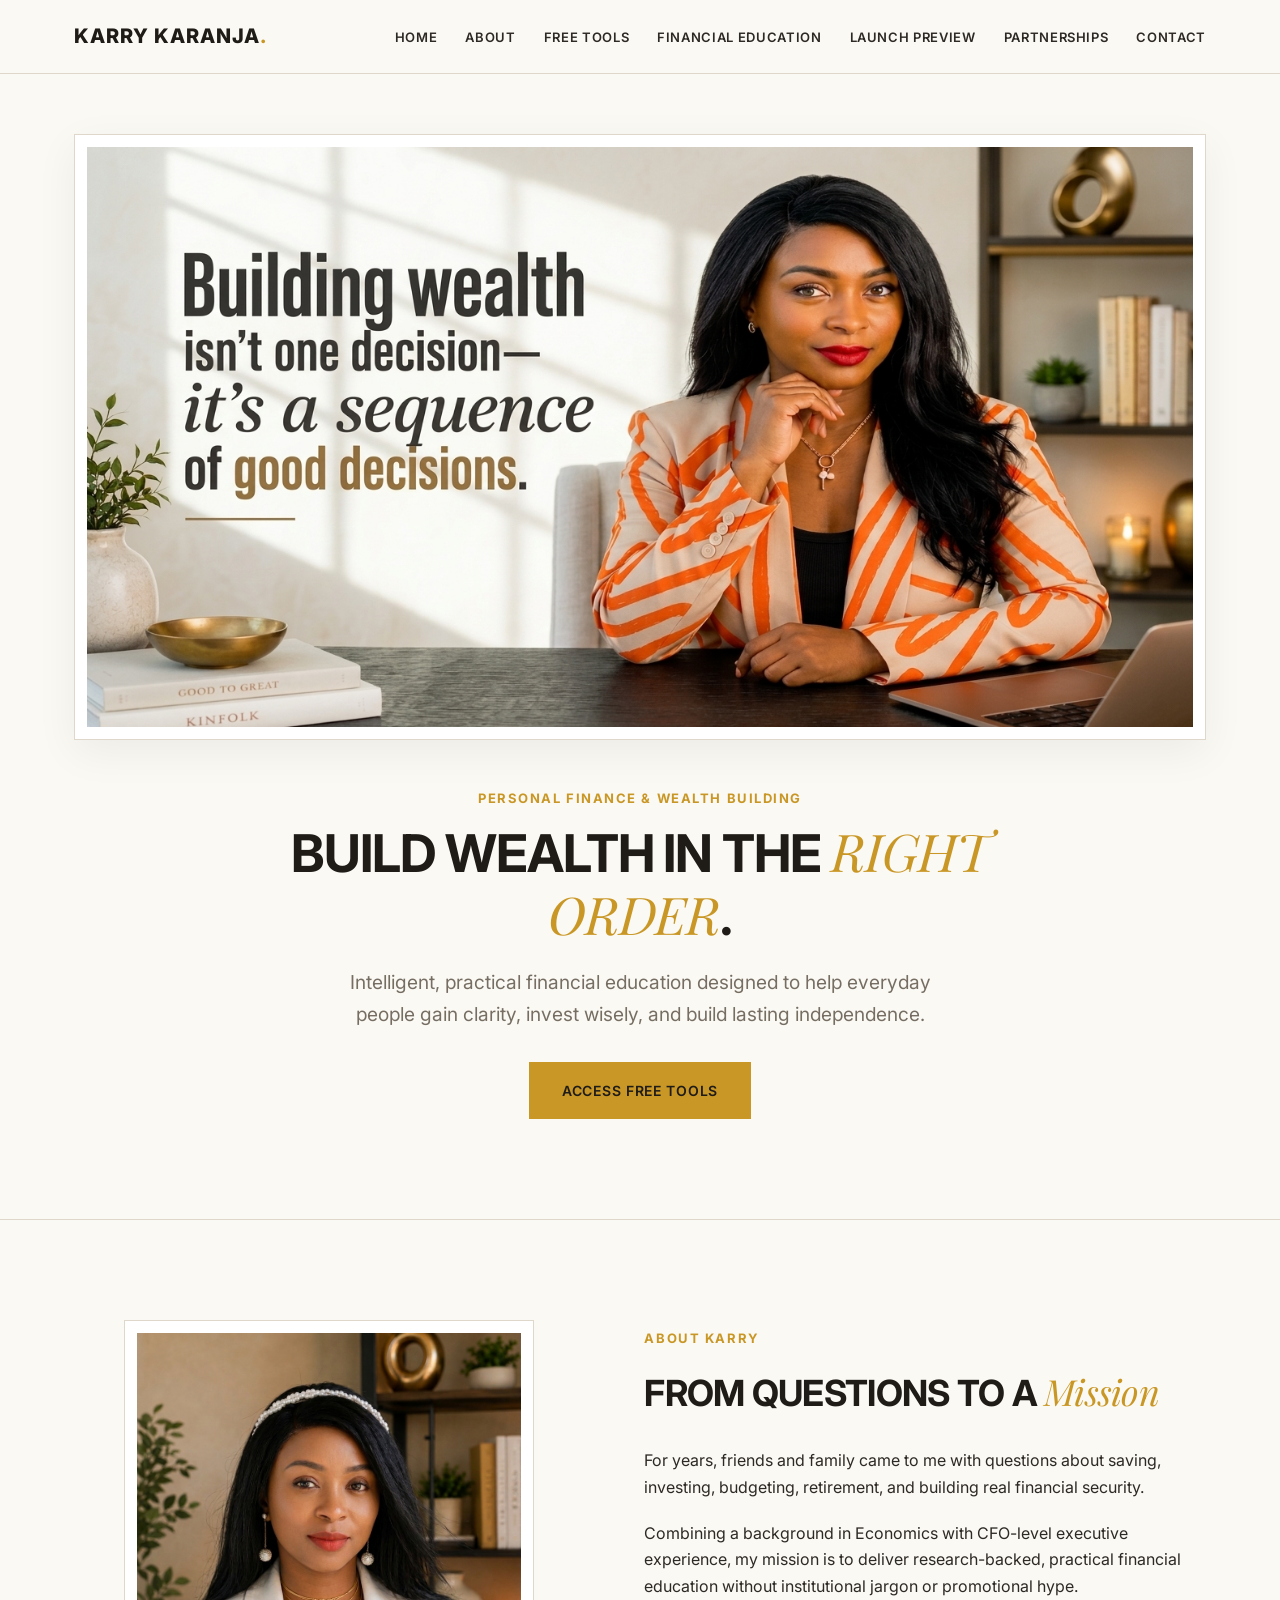
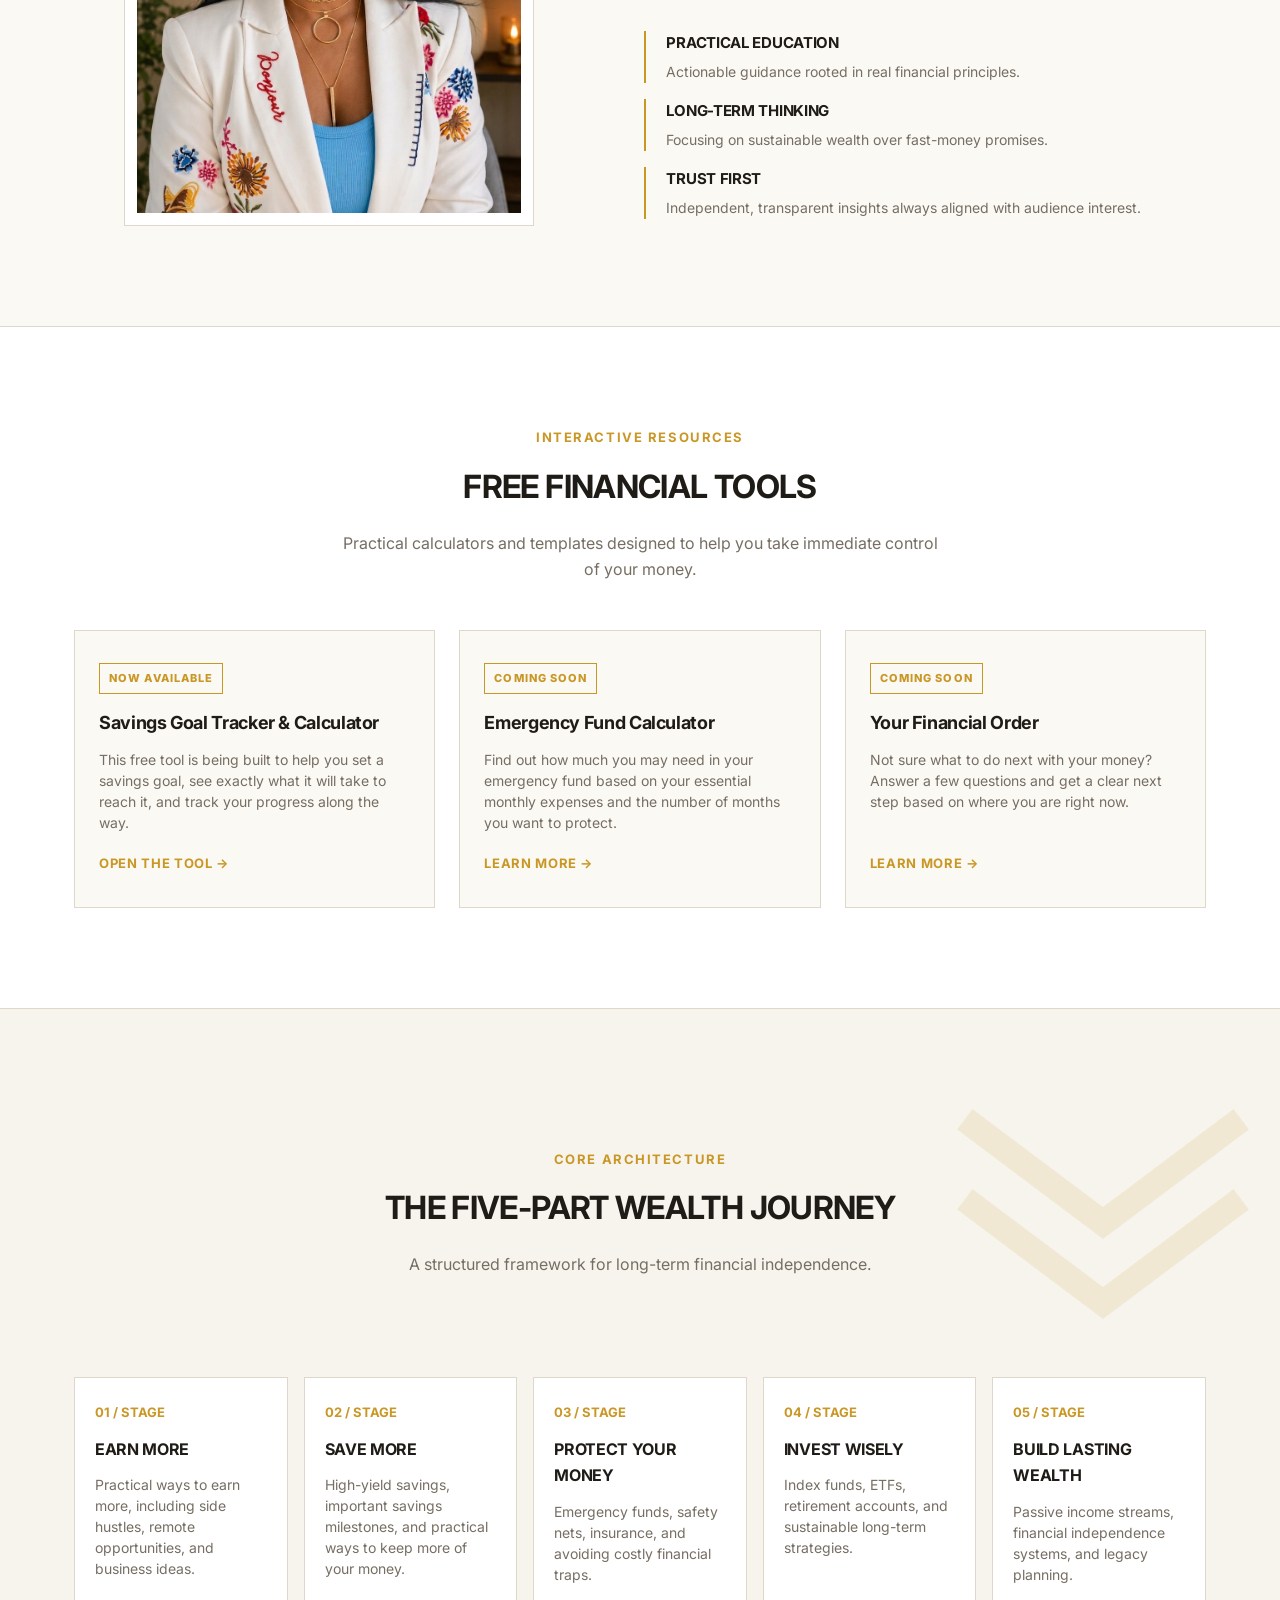
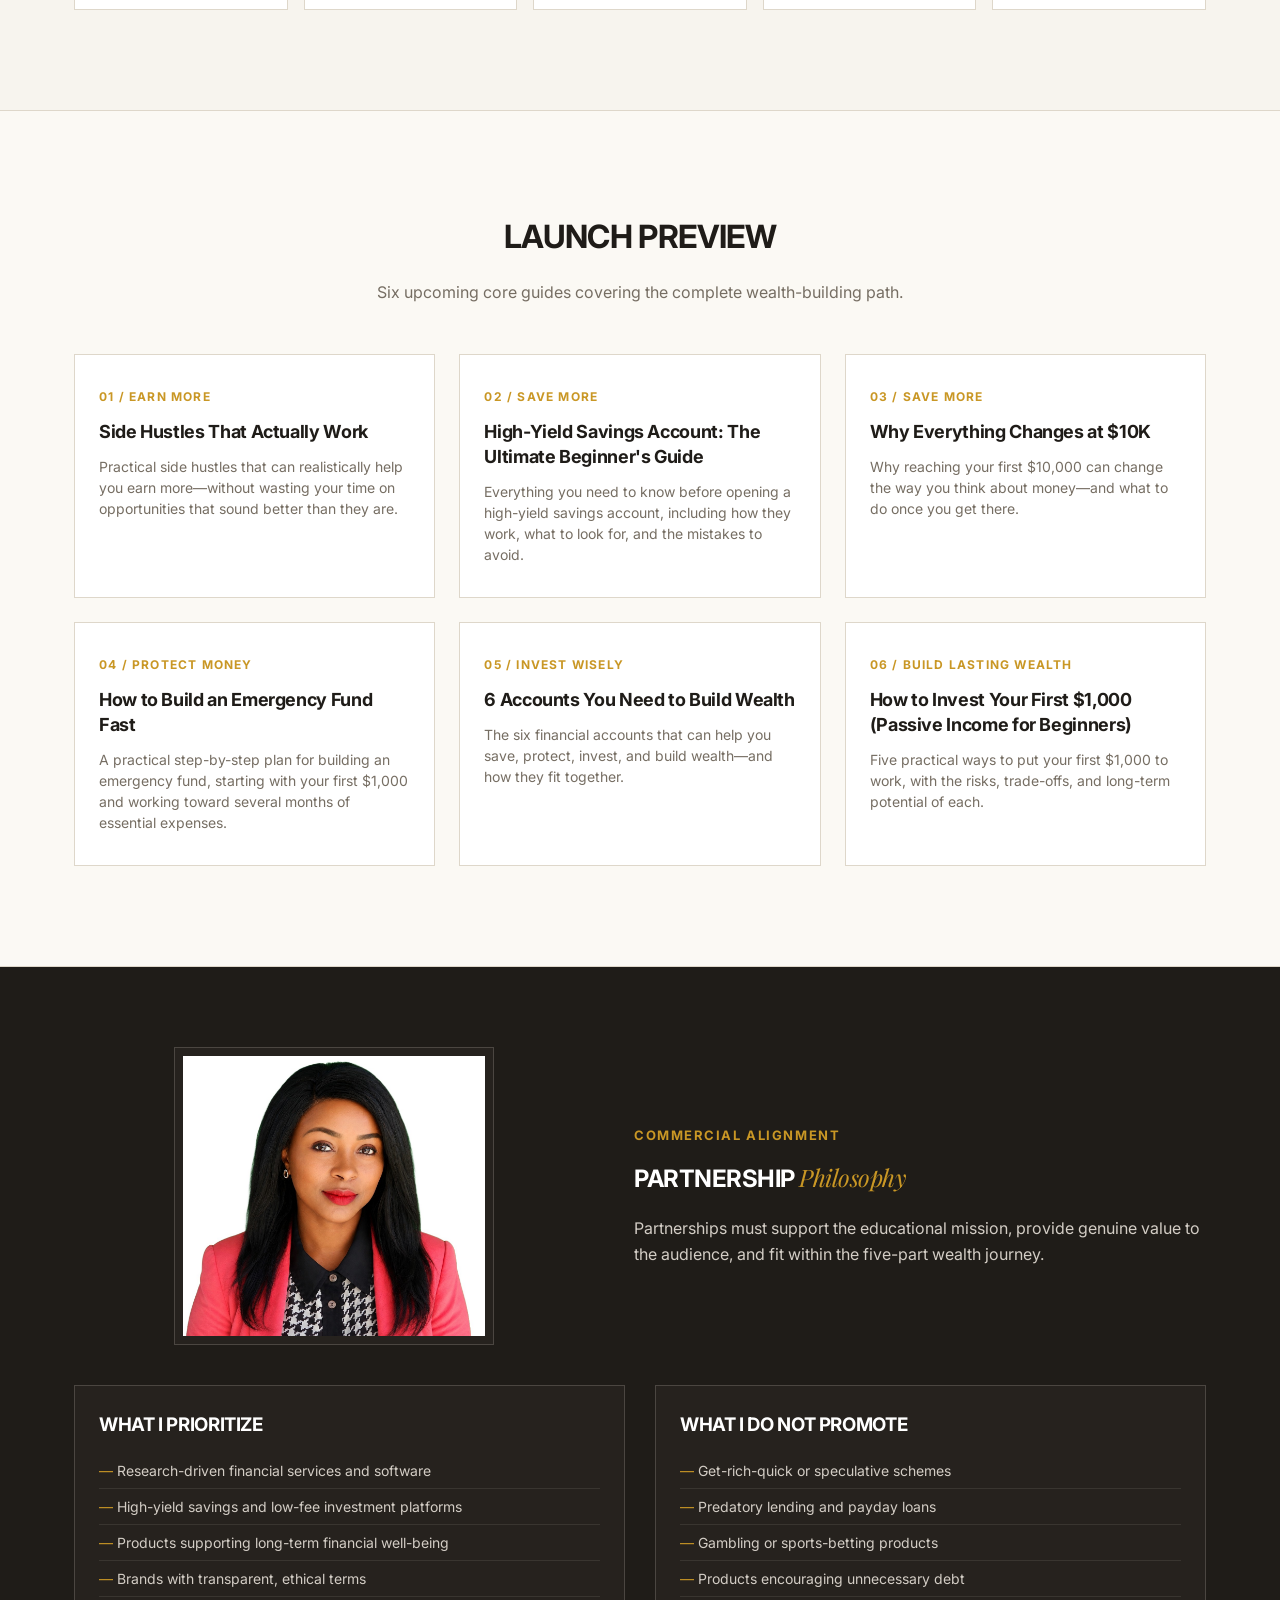
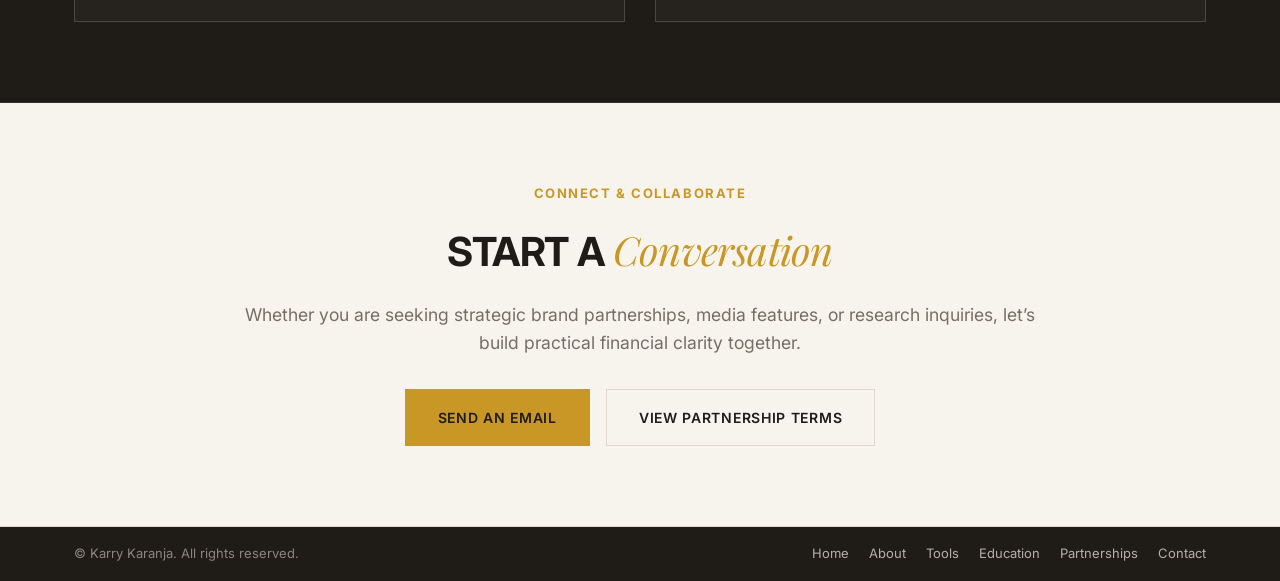
<file: index.html>
<!DOCTYPE html>
<html lang="en">
<head>
    <meta charset="UTF-8">
    <meta name="viewport" content="width=device-width, initial-scale=1.0">
    <title>Karry Karanja — Personal Finance & Wealth Building</title>

    <!-- Google Fonts -->
    <link rel="preconnect" href="https://fonts.googleapis.com">
    <link rel="preconnect" href="https://fonts.gstatic.com" crossorigin>
    <link href="https://fonts.googleapis.com/css2?family=Inter:wght@400;500;600;700;800&family=Playfair+Display:ital,wght@0,600;1,400&display=swap" rel="stylesheet">
    
    <style>
        /* ----------------------------------------------------
           1. BRAND COLOUR SYSTEM
        ---------------------------------------------------- */
        :root {
            --mustard: #C99725;
            --ivory: #FBF9F4;
            --white: #FFFFFF;
            --black: #1F1C18;
            --charcoal: #2D2924;
            --muted-charcoal: #766E63;
            --soft-ivory: #F7F4EE;
            --mustard-tint: #F3E8CD;
            --border: #DED7CA;
            
            --font-sans: 'Inter', -apple-system, BlinkMacSystemFont, sans-serif;
            --font-serif: 'Playfair Display', Georgia, serif;
        }

        /* ----------------------------------------------------
           2. BASE STYLES
        ---------------------------------------------------- */
        * {
            box-sizing: border-box;
            margin: 0;
            padding: 0;
        }

        html {
            scroll-behavior: smooth;
        }

        body {
            background-color: var(--ivory);
            color: var(--charcoal);
            font-family: var(--font-sans);
            font-size: 16px;
            line-height: 1.65;
            -webkit-font-smoothing: antialiased;
            overflow-x: hidden;
        }

        a {
            color: inherit;
            text-decoration: none;
        }

        img {
            width: 100%;
            height: auto;
            display: block;
            object-fit: cover;
        }

        .container {
            max-width: 1180px;
            margin: 0 auto;
            padding: 0 24px;
        }

        /* Typography */
        h1, h2, h3, h4 {
            color: var(--black);
            font-weight: 700;
            letter-spacing: -0.02em;
            text-transform: uppercase;
        }

        .serif-accent {
            font-family: var(--font-serif);
            font-style: italic;
            font-weight: 400;
            text-transform: none;
            color: var(--mustard);
        }

        .eyebrow {
            font-size: 0.8125rem;
            font-weight: 700;
            text-transform: uppercase;
            letter-spacing: 0.12em;
            color: var(--mustard);
            margin-bottom: 12px;
            display: block;
        }

        /* Buttons */
        .btn {
            display: inline-block;
            background-color: var(--mustard);
            color: var(--black);
            font-weight: 600;
            font-size: 0.875rem;
            letter-spacing: 0.05em;
            text-transform: uppercase;
            padding: 16px 32px;
            border: 1px solid var(--mustard);
            transition: all 0.3s cubic-bezier(0.16, 1, 0.3, 1);
            cursor: pointer;
        }

        .btn:hover {
            background-color: var(--black);
            color: var(--white);
            border-color: var(--black);
            transform: translateY(-2px);
            box-shadow: 0 4px 12px rgba(0,0,0,0.15);
        }

        /* ----------------------------------------------------
           3. ANIMATION CLASSES
        ---------------------------------------------------- */
        .fade-in {
            opacity: 0;
            transform: translateY(30px);
            transition: opacity 0.8s ease-out, transform 0.8s ease-out;
        }

        .fade-in.appear {
            opacity: 1;
            transform: translateY(0);
        }

        .stagger-1 { transition-delay: 0.1s; }
        .stagger-2 { transition-delay: 0.2s; }
        .stagger-3 { transition-delay: 0.3s; }
        .stagger-4 { transition-delay: 0.4s; }
        .stagger-5 { transition-delay: 0.5s; }
        .stagger-6 { transition-delay: 0.6s; }

        /* ----------------------------------------------------
           4. NAVIGATION & MOBILE MENU
        ---------------------------------------------------- */
        .site-header {
            background-color: rgba(251, 249, 244, 0.95);
            backdrop-filter: blur(8px);
            border-bottom: 1px solid var(--border);
            position: sticky;
            top: 0;
            z-index: 1000;
            padding: 20px 0;
        }

        .nav-wrapper {
            display: flex;
            justify-content: space-between;
            align-items: center;
            position: relative;
        }

        .logo {
            font-weight: 800;
            font-size: 1.25rem;
            letter-spacing: 0.05em;
            color: var(--black);
        }

        .logo span {
            color: var(--mustard);
        }

        .nav-links {
            display: flex;
            gap: 28px;
            list-style: none;
            align-items: center;
        }

        .nav-links a {
            font-size: 0.8125rem;
            font-weight: 600;
            text-transform: uppercase;
            letter-spacing: 0.05em;
            color: var(--charcoal);
            position: relative;
            padding-bottom: 4px;
        }

        .nav-links a::after {
            content: '';
            position: absolute;
            bottom: 0;
            left: 0;
            width: 0%;
            height: 2px;
            background-color: var(--mustard);
            transition: width 0.3s ease;
        }

        .nav-links a:hover::after {
            width: 100%;
        }

        .mobile-menu-toggle {
            display: none;
            width: 44px;
            height: 44px;
            border: 1px solid var(--border);
            background-color: var(--white);
            color: var(--black);
            align-items: center;
            justify-content: center;
            flex-direction: column;
            gap: 5px;
            cursor: pointer;
            transition: all 0.3s ease;
            z-index: 1001;
        }

        .mobile-menu-toggle span {
            display: block;
            width: 22px;
            height: 2px;
            background-color: var(--black);
            transition: all 0.3s ease;
        }

        /* ----------------------------------------------------
           5. HERO SECTION (HOME)
        ---------------------------------------------------- */
        .hero-standalone {
            padding: 60px 0 100px;
            border-bottom: 1px solid var(--border);
        }

        .hero-full-image-frame {
            width: 100%;
            max-width: 1180px;
            margin: 0 auto 48px auto;
            border: 1px solid var(--border);
            background-color: var(--white);
            padding: 12px;
            box-shadow: 0 12px 40px rgba(0,0,0,0.06);
            overflow: hidden;
            position: relative;
            transition: border-color 0.5s ease, box-shadow 0.5s ease;
        }

        .hero-full-image-frame:hover {
            border-color: var(--mustard);
            box-shadow: 0 20px 50px rgba(201, 151, 37, 0.12);
        }

        .hero-img-wrapper {
            overflow: hidden;
            width: 100%;
            height: 100%;
            position: relative;
        }

        .hero-full-image-frame img {
            width: 100%;
            height: auto;
            max-height: 580px;
            object-fit: cover;
            transform: scale(1.04);
            transition: transform 1.2s cubic-bezier(0.16, 1, 0.3, 1), filter 1.2s ease;
            filter: brightness(0.98);
        }

        .hero-full-image-frame.appear img {
            transform: scale(1);
            filter: brightness(1);
        }

        .hero-header-block {
            max-width: 860px;
            margin: 0 auto;
            text-align: center;
        }

        .hero-standalone .hero-title {
            font-size: 3.25rem;
            line-height: 1.15;
            margin-bottom: 20px;
        }

        .hero-standalone .hero-lead {
            font-size: 1.2rem;
            color: var(--muted-charcoal);
            margin: 0 auto 32px auto;
            max-width: 640px;
        }

        /* ----------------------------------------------------
           6. ABOUT SECTION
        ---------------------------------------------------- */
        .section-about {
            padding: 100px 0;
            border-bottom: 1px solid var(--border);
        }

        .about-grid {
            display: grid;
            grid-template-columns: 1fr 1.1fr;
            gap: 60px;
            align-items: center;
        }

        .about-image-frame {
            border: 1px solid var(--border);
            padding: 12px;
            background-color: var(--white);
            max-width: 420px;
            margin: 0 auto;
        }

        .about-image-crop {
            width: 100%;
            height: 480px;
            overflow: hidden;
        }

        .about-image-crop img {
            width: 100%;
            height: 100%;
            object-fit: cover;
            object-position: center 15%;
        }

        .about-content h2 {
            font-size: 2.25rem;
            margin-bottom: 24px;
        }

        .about-content p {
            margin-bottom: 20px;
            color: var(--charcoal);
        }

        .principles-list {
            margin-top: 32px;
            display: grid;
            gap: 16px;
        }

        .principle-item {
            padding-left: 20px;
            border-left: 2px solid var(--mustard);
        }

        .principle-item h4 {
            font-size: 0.9375rem;
            margin-bottom: 4px;
        }

        .principle-item p {
            font-size: 0.875rem;
            color: var(--muted-charcoal);
            margin: 0;
        }

        /* ----------------------------------------------------
           7. FREE TOOLS SECTION
        ---------------------------------------------------- */
        .section-tools {
            padding: 100px 0;
            background-color: var(--white);
            border-bottom: 1px solid var(--border);
        }

        .tools-grid {
            display: grid;
            grid-template-columns: repeat(3, 1fr);
            gap: 24px;
            margin-top: 48px;
        }

        .tool-card {
            background-color: var(--ivory);
            border: 1px solid var(--border);
            padding: 32px 24px;
            transition: all 0.3s ease;
            display: flex;
            flex-direction: column;
            justify-content: space-between;
        }

        .tool-card:hover {
            transform: translateY(-4px);
            border-color: var(--mustard);
            box-shadow: 0 8px 20px rgba(0,0,0,0.04);
        }

        .tool-card h3 {
            font-size: 1.125rem;
            margin-bottom: 12px;
            text-transform: none;
        }

        .tool-card p {
            font-size: 0.875rem;
            color: var(--muted-charcoal);
            line-height: 1.5;
            margin-bottom: 20px;
        }

        .tool-link {
            font-size: 0.8125rem;
            font-weight: 700;
            text-transform: uppercase;
            letter-spacing: 0.05em;
            color: var(--mustard);
            display: inline-flex;
            align-items: center;
            gap: 6px;
        }


        .tool-status {
            display: inline-block;
            width: fit-content;
            margin-bottom: 14px;
            padding: 5px 9px;
            border: 1px solid var(--mustard);
            color: var(--mustard);
            font-size: 0.6875rem;
            font-weight: 800;
            letter-spacing: 0.1em;
            text-transform: uppercase;
        }

        .tool-link {
            cursor: pointer;
        }

        /* ----------------------------------------------------
           8. FINANCIAL EDUCATION (WEALTH JOURNEY)
        ---------------------------------------------------- */
        .section-journey {
            padding: 100px 0;
            background-color: var(--soft-ivory);
            border-bottom: 1px solid var(--border);
            position: relative;
            overflow: hidden;
        }

        .journey-header-wrap {
            position: relative;
            padding: 40px 20px;
            margin-bottom: 40px;
        }

        .chevron-watermark {
            position: absolute;
            top: 50%;
            right: -5%;
            transform: translateY(-50%);
            width: 320px;
            height: auto;
            opacity: 0.12;
            pointer-events: none;
            z-index: 1;
        }

        .journey-header-content {
            position: relative;
            z-index: 2;
        }

        .section-title {
            font-size: 2rem;
            text-align: center;
            margin-bottom: 16px;
        }

        .section-subtitle {
            text-align: center;
            color: var(--muted-charcoal);
            margin-bottom: 20px;
            max-width: 600px;
            margin-left: auto;
            margin-right: auto;
        }

        .journey-grid {
            display: grid;
            grid-template-columns: repeat(5, 1fr);
            gap: 16px;
            position: relative;
            z-index: 2;
        }

        .journey-card {
            background-color: var(--white);
            border: 1px solid var(--border);
            padding: 24px 20px;
            transition: all 0.3s ease;
        }

        .journey-card:hover {
            transform: translateY(-6px);
            border-color: var(--mustard);
            box-shadow: 0 12px 24px rgba(0,0,0,0.06);
        }

        .journey-num {
            font-size: 0.8125rem;
            font-weight: 700;
            color: var(--mustard);
            margin-bottom: 12px;
        }

        .journey-card h3 {
            font-size: 1rem;
            margin-bottom: 12px;
        }

        .journey-card p {
            font-size: 0.875rem;
            color: var(--muted-charcoal);
            line-height: 1.5;
        }

        /* ----------------------------------------------------
           9. LAUNCH PREVIEW SECTION
        ---------------------------------------------------- */
        .section-education {
            padding: 100px 0;
            border-bottom: 1px solid var(--border);
        }

        .resources-grid {
            display: grid;
            grid-template-columns: repeat(3, 1fr);
            gap: 24px;
            margin-top: 48px;
        }

        .resource-card {
            background-color: var(--white);
            border: 1px solid var(--border);
            padding: 32px 24px;
            transition: all 0.3s ease;
        }

        .resource-card:hover {
            transform: translateY(-4px);
            border-color: var(--mustard);
            box-shadow: 0 8px 20px rgba(0,0,0,0.04);
        }

        .resource-tag {
            font-size: 0.75rem;
            font-weight: 700;
            letter-spacing: 0.1em;
            text-transform: uppercase;
            color: var(--mustard);
            margin-bottom: 12px;
            display: block;
        }

        .resource-card h3 {
            font-size: 1.125rem;
            margin-bottom: 12px;
            text-transform: none;
            line-height: 1.4;
        }

        .resource-card p {
            font-size: 0.875rem;
            color: var(--muted-charcoal);
            line-height: 1.5;
        }

        /* ----------------------------------------------------
           10. PARTNERSHIPS / COMMERCIAL ALIGNMENT
        ---------------------------------------------------- */
        .section-partnerships {
            padding: 80px 0;
            background-color: var(--black);
            color: var(--ivory);
            border-bottom: 1px solid rgba(222, 215, 202, 0.1);
        }

        .section-partnerships h2, 
        .section-partnerships h3 {
            color: var(--white);
        }

        .partnership-main-wrap {
            display: grid;
            grid-template-columns: 1fr 1.1fr;
            gap: 40px;
            align-items: center;
            margin-bottom: 40px;
        }

        .partnership-image-frame {
            border: 1px solid rgba(222, 215, 202, 0.2);
            padding: 8px;
            background-color: #26221E;
            max-width: 320px; /* Constrained on desktop */
            margin: 0 auto;
            width: 100%;
        }

        .partnership-crop {
            width: 100%;
            height: 280px;
            overflow: hidden;
            line-height: 0;
        }

        .partnership-crop img {
            width: 100%;
            height: 100%;
            object-fit: cover;
            object-position: center top;
        }

        .partnerships-grid {
            display: grid;
            grid-template-columns: 1fr 1fr;
            gap: 30px;
            margin-top: 20px;
        }

        .partnership-box {
            border: 1px solid rgba(222, 215, 202, 0.2);
            padding: 24px;
            background-color: #26221E;
        }

        .partnership-box ul {
            list-style: none;
            margin-top: 12px;
        }

        .partnership-box li {
            padding: 6px 0;
            border-bottom: 1px solid rgba(222, 215, 202, 0.1);
            font-size: 0.875rem;
            color: #D3CDC5;
        }

        .partnership-box li::before {
            content: "— ";
            color: var(--mustard);
        }

        /* ----------------------------------------------------
           11. FULL-WIDTH CONTACT SECTION
        ---------------------------------------------------- */
        .section-contact-full {
            width: 100%;
            background-color: var(--soft-ivory);
            color: var(--black);
            padding: 80px 0;
            border-bottom: 1px solid var(--border);
            text-align: center;
        }

        .contact-content-wrap {
            max-width: 820px;
            margin: 0 auto;
        }

        .contact-content-wrap h2 {
            color: var(--black);
            font-size: 2.5rem;
            margin-bottom: 16px;
        }

        .contact-lead {
            color: var(--muted-charcoal);
            font-size: 1.1rem;
            margin-bottom: 32px;
            line-height: 1.6;
        }

        .contact-actions {
            display: flex;
            justify-content: center;
            gap: 16px;
            align-items: center;
            flex-wrap: wrap;
        }

        .btn-secondary-light {
            display: inline-block;
            background-color: transparent;
            color: var(--black);
            font-weight: 600;
            font-size: 0.875rem;
            letter-spacing: 0.05em;
            text-transform: uppercase;
            padding: 16px 32px;
            border: 1px solid var(--border);
            transition: all 0.3s ease;
        }

        .btn-secondary-light:hover {
            border-color: var(--black);
            background-color: var(--black);
            color: var(--white);
        }

        /* ----------------------------------------------------
           12. COMPACT FOOTER
        ---------------------------------------------------- */
        .compact-footer {
            background-color: var(--black);
            color: #B5AFA5;
            padding: 16px 0;
            font-size: 0.8125rem;
        }

        .footer-content {
            display: flex;
            justify-content: space-between;
            align-items: center;
        }

        .footer-content p {
            margin: 0;
            color: #8C857B;
        }

        .footer-links {
            display: flex;
            gap: 20px;
            list-style: none;
            margin: 0;
            padding: 0;
        }

        .footer-links a {
            color: #B5AFA5;
            transition: color 0.2s ease;
        }

        .footer-links a:hover {
            color: var(--mustard);
        }

        /* ----------------------------------------------------
           13. BACK TO TOP BUTTON
        ---------------------------------------------------- */
        .back-to-top {
            position: fixed;
            right: 28px;
            bottom: 28px;
            width: 38px;
            height: 38px;
            display: flex;
            align-items: center;
            justify-content: center;
            background-color: var(--mustard);
            color: var(--black);
            border: 1px solid var(--mustard);
            border-radius: 50%;
            font-size: 1rem;
            font-weight: 700;
            line-height: 1;
            cursor: pointer;
            z-index: 999;
            opacity: 0;
            visibility: hidden;
            transform: translateY(15px);
            transition: all 0.3s ease;
            box-shadow: 0 4px 12px rgba(0, 0, 0, 0.12);
        }

        .back-to-top.show {
            opacity: 0.9;
            visibility: visible;
            transform: translateY(0);
        }

        .back-to-top:hover {
            opacity: 1;
            background-color: var(--black);
            color: var(--white);
            border-color: var(--black);
            transform: translateY(-2px);
        }


        /* ----------------------------------------------------
           14. COMING SOON MODAL
        ---------------------------------------------------- */
        .coming-soon-modal {
            position: fixed;
            inset: 0;
            display: none;
            align-items: center;
            justify-content: center;
            padding: 24px;
            background: rgba(31, 28, 24, 0.62);
            z-index: 2000;
        }

        .coming-soon-modal.active {
            display: flex;
        }

        .coming-soon-dialog {
            width: min(100%, 560px);
            background: var(--white);
            border: 1px solid var(--border);
            padding: 40px 34px 34px;
            position: relative;
            box-shadow: 0 20px 60px rgba(0,0,0,0.18);
        }

        .coming-soon-dialog h3 {
            font-size: 1.65rem;
            text-transform: none;
            margin-bottom: 14px;
        }

        .coming-soon-dialog p {
            color: var(--muted-charcoal);
            line-height: 1.65;
            margin-bottom: 10px;
        }

        .coming-soon-dialog .coming-soon-check {
            font-weight: 600;
            color: var(--black);
            margin-top: 18px;
        }

        .modal-close {
            position: absolute;
            top: 12px;
            right: 14px;
            width: 36px;
            height: 36px;
            border: 1px solid var(--border);
            background: var(--white);
            color: var(--black);
            font-size: 1.25rem;
            cursor: pointer;
        }

        .modal-close:hover {
            background: var(--black);
            color: var(--white);
            border-color: var(--black);
        }

        /* ----------------------------------------------------
           15. RESPONSIVE DESIGN & MOBILE MENU
        ---------------------------------------------------- */
        @media (max-width: 992px) {
            .mobile-menu-toggle {
                display: flex;
            }

            .nav-links {
                display: none;
                flex-direction: column;
                position: absolute;
                top: 100%;
                left: 0;
                width: 100%;
                background-color: var(--white);
                border-bottom: 1px solid var(--border);
                padding: 24px;
                gap: 20px;
                align-items: flex-start;
                box-shadow: 0 10px 20px rgba(0,0,0,0.05);
            }

            .nav-links.active {
                display: flex;
            }

            .journey-grid {
                grid-template-columns: repeat(2, 1fr);
            }
            .tools-grid,
            .resources-grid {
                grid-template-columns: repeat(2, 1fr);
            }
            .about-grid,
            .partnership-main-wrap,
            .partnerships-grid {
                grid-template-columns: 1fr;
            }

            /* Full width for partnership image on mobile screens */
            .partnership-image-frame {
                max-width: 100%;
            }

            .partnership-crop {
                height: 360px; /* Expands height proportionally for mobile banner effect */
            }
        }

        @media (max-width: 600px) {
            .hero-standalone .hero-title {
                font-size: 2.25rem;
            }
            .journey-grid,
            .tools-grid,
            .resources-grid {
                grid-template-columns: 1fr;
            }
            .footer-content {
                flex-direction: column;
                gap: 12px;
                text-align: center;
            }
            .partnership-crop {
                height: 280px;
            }
        }
    </style>
</head>

<body>

    <!-- NAVIGATION -->
    <header class="site-header">
        <div class="container nav-wrapper">
            <a href="#home" class="logo">
                KARRY KARANJA<span>.</span>
            </a>

            <button class="mobile-menu-toggle" id="mobileMenuToggle" type="button" aria-label="Toggle navigation menu">
                <span></span>
                <span></span>
                <span></span>
            </button>

            <ul class="nav-links" id="mainNavigation">
                <li><a href="#home">Home</a></li>
                <li><a href="#about">About</a></li>
                <li><a href="#tools">Free Tools</a></li>
                <li><a href="#education">Financial Education</a></li>
                <li><a href="#preview">Launch Preview</a></li>
                <li><a href="#partnerships">Partnerships</a></li>
                <li><a href="#contact">Contact</a></li>
            </ul>
        </div>
    </header>

    <!-- 1. HOME SECTION -->
    <section id="home" class="hero-standalone">
        <div class="container">
            <div class="hero-full-image-frame fade-in">
                <div class="hero-img-wrapper">
                    <img src="images/hero.jpg" alt="Building Wealth - Karry Karanja Hero Banner">
                </div>
            </div>

            <div class="hero-header-block fade-in stagger-2">
                <span class="eyebrow">Personal Finance & Wealth Building</span>
                <h1 class="hero-title">
                    BUILD WEALTH IN THE <span class="serif-accent">RIGHT ORDER</span>.
                </h1>
                <p class="hero-lead">
                    Intelligent, practical financial education designed to help everyday people gain clarity, invest wisely, and build lasting independence.
                </p>
                <a href="#tools" class="btn">Access Free Tools</a>
            </div>
        </div>
    </section>

    <!-- 2. ABOUT SECTION -->
    <section id="about" class="section-about">
        <div class="container about-grid">
            <div class="about-image-frame fade-in">
                <div class="about-image-crop">
                    <img src="images/K2.jpg" alt="Karry Karanja Profile Picture">
                </div>
            </div>

            <div class="about-content fade-in stagger-2">
                <span class="eyebrow">About Karry</span>
                <h2>From Questions to a <span class="serif-accent">Mission</span></h2>
                <p>For years, friends and family came to me with questions about saving, investing, budgeting, retirement, and building real financial security.</p>
                <p>Combining a background in Economics with CFO-level executive experience, my mission is to deliver research-backed, practical financial education without institutional jargon or promotional hype.</p>

                <div class="principles-list">
                    <div class="principle-item">
                        <h4>Practical Education</h4>
                        <p>Actionable guidance rooted in real financial principles.</p>
                    </div>
                    <div class="principle-item">
                        <h4>Long-Term Thinking</h4>
                        <p>Focusing on sustainable wealth over fast-money promises.</p>
                    </div>
                    <div class="principle-item">
                        <h4>Trust First</h4>
                        <p>Independent, transparent insights always aligned with audience interest.</p>
                    </div>
                </div>
            </div>
        </div>
    </section>

    <!-- 3. FREE TOOLS SECTION -->
    <section id="tools" class="section-tools">
        <div class="container">
            <span class="eyebrow fade-in" style="text-align: center;">Interactive Resources</span>
            <h2 class="section-title fade-in">Free Financial Tools</h2>
            <p class="section-subtitle fade-in">Practical calculators and templates designed to help you take immediate control of your money.</p>

            <div class="tools-grid">
                <div class="tool-card fade-in stagger-1">
                    <div>
                    <span class="tool-status">Now Available</span>
                        <h3>Savings Goal Tracker &amp; Calculator</h3>
                        <p>This free tool is being built to help you set a savings goal, see exactly what it will take to reach it, and track your progress along the way.</p>
                    </div>
                    <a href="savings-goal-tracker.html" class="tool-link">Open the tool →</a>
                </div>

                <div class="tool-card fade-in stagger-2">
                    <div>
                        <span class="tool-status">Coming Soon</span>
                        <h3>Emergency Fund Calculator</h3>
                        <p>Find out how much you may need in your emergency fund based on your essential monthly expenses and the number of months you want to protect.</p>
                    </div>
                    <a href="#" class="tool-link" data-tool="emergency">Learn More →</a>
                </div>

                <div class="tool-card fade-in stagger-3">
                    <div>
                        <span class="tool-status">Coming Soon</span>
                        <h3>Your Financial Order</h3>
                        <p>Not sure what to do next with your money? Answer a few questions and get a clear next step based on where you are right now.</p>
                    </div>
                    <a href="#" class="tool-link" data-tool="order">Learn More →</a>
                </div>
            </div>
        </div>
    </section>

    <!-- 4. FINANCIAL EDUCATION SECTION (WEALTH JOURNEY) -->
    <section id="education" class="section-journey">
        <div class="container">
            <div class="journey-header-wrap">
                <svg class="chevron-watermark" viewBox="0 0 200 200" fill="none" xmlns="http://www.w3.org/2000/svg">
                    <path d="M20 40 L100 100 L180 40" stroke="#C99725" stroke-width="16" stroke-linecap="square" stroke-linejoin="miter"/>
                    <path d="M20 90 L100 150 L180 90" stroke="#C99725" stroke-width="16" stroke-linecap="square" stroke-linejoin="miter"/>
                </svg>

                <div class="journey-header-content">
                    <span class="eyebrow fade-in" style="text-align: center;">Core Architecture</span>
                    <h2 class="section-title fade-in">The Five-Part Wealth Journey</h2>
                    <p class="section-subtitle fade-in">A structured framework for long-term financial independence.</p>
                </div>
            </div>
            
            <div class="journey-grid">
                <div class="journey-card fade-in stagger-1">
                    <div class="journey-num">01 / STAGE</div>
                    <h3>Earn More</h3>
                    <p>Practical ways to earn more, including side hustles, remote opportunities, and business ideas.</p>
                </div>

                <div class="journey-card fade-in stagger-2">
                    <div class="journey-num">02 / STAGE</div>
                    <h3>Save More</h3>
                    <p>High-yield savings, important savings milestones, and practical ways to keep more of your money.</p>
                </div>

                <div class="journey-card fade-in stagger-3">
                    <div class="journey-num">03 / STAGE</div>
                    <h3>Protect Your Money</h3>
                    <p>Emergency funds, safety nets, insurance, and avoiding costly financial traps.</p>
                </div>

                <div class="journey-card fade-in stagger-4">
                    <div class="journey-num">04 / STAGE</div>
                    <h3>Invest Wisely</h3>
                    <p>Index funds, ETFs, retirement accounts, and sustainable long-term strategies.</p>
                </div>

                <div class="journey-card fade-in stagger-5">
                    <div class="journey-num">05 / STAGE</div>
                    <h3>Build Lasting Wealth</h3>
                    <p>Passive income streams, financial independence systems, and legacy planning.</p>
                </div>
            </div>
        </div>
    </section>

    <!-- 5. LAUNCH PREVIEW SECTION -->
    <section id="preview" class="section-education">
        <div class="container">
            <h2 class="section-title fade-in">Launch Preview</h2>
            <p class="section-subtitle fade-in" style="margin-bottom: 40px;">Six upcoming core guides covering the complete wealth-building path.</p>
            
            <div class="resources-grid">
                <div class="resource-card fade-in stagger-1">
                    <span class="resource-tag">01 / Earn More</span>
                    <h3>Side Hustles That Actually Work</h3>
                    <p>Practical side hustles that can realistically help you earn more—without wasting your time on opportunities that sound better than they are.</p>
                </div>

                <div class="resource-card fade-in stagger-2">
                    <span class="resource-tag">02 / Save More</span>
                    <h3>High-Yield Savings Account: The Ultimate Beginner's Guide</h3>
                    <p>Everything you need to know before opening a high-yield savings account, including how they work, what to look for, and the mistakes to avoid.</p>
                </div>

                <div class="resource-card fade-in stagger-3">
                    <span class="resource-tag">03 / Save More</span>
                    <h3>Why Everything Changes at $10K</h3>
                    <p>Why reaching your first $10,000 can change the way you think about money—and what to do once you get there.</p>
                </div>

                <div class="resource-card fade-in stagger-4">
                    <span class="resource-tag">04 / Protect Money</span>
                    <h3>How to Build an Emergency Fund Fast</h3>
                    <p>A practical step-by-step plan for building an emergency fund, starting with your first $1,000 and working toward several months of essential expenses.</p>
                </div>

                <div class="resource-card fade-in stagger-5">
                    <span class="resource-tag">05 / Invest Wisely</span>
                    <h3>6 Accounts You Need to Build Wealth</h3>
                    <p>The six financial accounts that can help you save, protect, invest, and build wealth—and how they fit together.</p>
                </div>

                <div class="resource-card fade-in stagger-6">
                    <span class="resource-tag">06 / Build Lasting Wealth</span>
                    <h3>How to Invest Your First $1,000 (Passive Income for Beginners)</h3>
                    <p>Five practical ways to put your first $1,000 to work, with the risks, trade-offs, and long-term potential of each.</p>
                </div>
            </div>
        </div>
    </section>

    <!-- 6. PARTNERSHIPS SECTION -->
    <section id="partnerships" class="section-partnerships">
        <div class="container">
            <div class="partnership-main-wrap">
                <!-- IMAGE FIRST -->
                <div class="partnership-image-frame fade-in">
                    <div class="partnership-crop">
                        <img src="images/K1.jpg" alt="Karry Karanja Commercial Alignment Portrait">
                    </div>
                </div>

                <!-- TEXT SECOND -->
                <div>
                    <span class="eyebrow fade-in stagger-2">Commercial Alignment</span>
                    <h2 class="fade-in stagger-2">Partnership <span class="serif-accent">Philosophy</span></h2>
                    <p class="fade-in stagger-2" style="color: #D3CDC5; max-width: 600px; margin-top: 16px;">Partnerships must support the educational mission, provide genuine value to the audience, and fit within the five-part wealth journey.</p>
                </div>
            </div>

            <div class="partnerships-grid">
                <div class="partnership-box fade-in stagger-1">
                    <h3>What I Prioritize</h3>
                    <ul>
                        <li>Research-driven financial services and software</li>
                        <li>High-yield savings and low-fee investment platforms</li>
                        <li>Products supporting long-term financial well-being</li>
                        <li>Brands with transparent, ethical terms</li>
                    </ul>
                </div>

                <div class="partnership-box fade-in stagger-2">
                    <h3>What I Do Not Promote</h3>
                    <ul>
                        <li>Get-rich-quick or speculative schemes</li>
                        <li>Predatory lending and payday loans</li>
                        <li>Gambling or sports-betting products</li>
                        <li>Products encouraging unnecessary debt</li>
                    </ul>
                </div>
            </div>
        </div>
    </section>

    <!-- CONTACT SECTION -->
    <section id="contact" class="section-contact-full">
        <div class="container">
            <div class="contact-content-wrap fade-in">
                <span class="eyebrow">Connect & Collaborate</span>
                <h2>Start a <span class="serif-accent">Conversation</span></h2>
                <p class="contact-lead">Whether you are seeking strategic brand partnerships, media features, or research inquiries, let’s build practical financial clarity together.</p>

                <div class="contact-actions">
                    <a href="mailto:karry@karrykaranja.com?subject=Inquiry%20via%20Website" target="_blank" class="btn">Send an Email</a>
                    <a href="#partnerships" class="btn-secondary-light">View Partnership Terms</a>
                </div>
            </div>
        </div>
    </section>

    <!-- FOOTER -->
    <footer class="compact-footer">
        <div class="container footer-content">
            <p>&copy; Karry Karanja. All rights reserved.</p>
            <ul class="footer-links">
                <li><a href="#home">Home</a></li>
                <li><a href="#about">About</a></li>
                <li><a href="#tools">Tools</a></li>
                <li><a href="#education">Education</a></li>
                <li><a href="#partnerships">Partnerships</a></li>
                <li><a href="#contact">Contact</a></li>
            </ul>
        </div>
    </footer>


    <!-- COMING SOON MODAL -->
    <div class="coming-soon-modal" id="comingSoonModal" aria-hidden="true">
        <div class="coming-soon-dialog" role="dialog" aria-modal="true" aria-labelledby="comingSoonTitle">
            <button type="button" class="modal-close" id="modalClose" aria-label="Close">×</button>
            <span class="eyebrow">Coming Soon</span>
            <h3 id="comingSoonTitle">Coming Soon</h3>
            <p id="comingSoonMessage"></p>
            <p class="coming-soon-check">Check back soon.</p>
        </div>
    </div>

    <!-- BACK TO TOP BUTTON -->
    <button id="backToTop" class="back-to-top" aria-label="Back to top" title="Back to top">↑</button>

    <!-- JAVASCRIPT -->
    <script>
        document.addEventListener('DOMContentLoaded', function() {
            /* Mobile Navigation Toggle */
            const menuToggle = document.getElementById('mobileMenuToggle');
            const navLinks = document.getElementById('mainNavigation');

            if (menuToggle && navLinks) {
                menuToggle.addEventListener('click', function() {
                    navLinks.classList.toggle('active');
                });

                /* Close menu when clicking a link */
                navLinks.querySelectorAll('a').forEach(link => {
                    link.addEventListener('click', () => {
                        navLinks.classList.remove('active');
                    });
                });
            }

            /* Scroll Animations */
            const faders = document.querySelectorAll('.fade-in');
            const appearOptions = { threshold: 0.15, rootMargin: "0px 0px -50px 0px" };

            const appearOnScroll = new IntersectionObserver(function(entries, observer) {
                entries.forEach(entry => {
                    if (!entry.isIntersecting) return;
                    entry.target.classList.add('appear');
                    observer.unobserve(entry.target);
                });
            }, appearOptions);

            faders.forEach(fader => appearOnScroll.observe(fader));


            /* Coming Soon Tool Modals */
            const comingSoonModal = document.getElementById('comingSoonModal');
            const modalClose = document.getElementById('modalClose');
            const comingSoonTitle = document.getElementById('comingSoonTitle');
            const comingSoonMessage = document.getElementById('comingSoonMessage');

            const toolMessages = {
                savings: {
                    title: 'Savings Goal Tracker & Calculator',
                    message: 'This free tool is being built to help you set a savings goal, see exactly what it will take to reach it, and track your progress along the way.'
                },
                emergency: {
                    title: 'Emergency Fund Calculator',
                    message: 'Find out how much you may need in your emergency fund based on your essential monthly expenses and the number of months you want to protect.'
                },
                order: {
                    title: 'Your Financial Order',
                    message: 'Not sure what to do next with your money? Answer a few questions and get a clear next step based on where you are right now.'
                }
            };

            function openComingSoonModal(toolKey) {
                const tool = toolMessages[toolKey];
                if (!tool || !comingSoonModal) return;

                comingSoonTitle.textContent = tool.title;
                comingSoonMessage.textContent = tool.message;
                comingSoonModal.classList.add('active');
                comingSoonModal.setAttribute('aria-hidden', 'false');
                document.body.style.overflow = 'hidden';
                modalClose.focus();
            }

            function closeComingSoonModal() {
                if (!comingSoonModal) return;
                comingSoonModal.classList.remove('active');
                comingSoonModal.setAttribute('aria-hidden', 'true');
                document.body.style.overflow = '';
            }

            document.querySelectorAll('.tool-link[data-tool]').forEach(link => {
                link.addEventListener('click', function(event) {
                    event.preventDefault();
                    openComingSoonModal(this.dataset.tool);
                });
            });

            if (modalClose) {
                modalClose.addEventListener('click', closeComingSoonModal);
            }

            if (comingSoonModal) {
                comingSoonModal.addEventListener('click', function(event) {
                    if (event.target === comingSoonModal) {
                        closeComingSoonModal();
                    }
                });
            }

            document.addEventListener('keydown', function(event) {
                if (event.key === 'Escape') {
                    closeComingSoonModal();
                }
            });

            /* Back to Top */
            const backToTop = document.getElementById('backToTop');
            window.addEventListener('scroll', function() {
                if (window.scrollY > 400) {
                    backToTop.classList.add('show');
                } else {
                    backToTop.classList.remove('show');
                }
            });

            backToTop.addEventListener('click', function() {
                window.scrollTo({ top: 0, behavior: 'smooth' });
            });
        });
    </script>
</body>
</html>
</file>
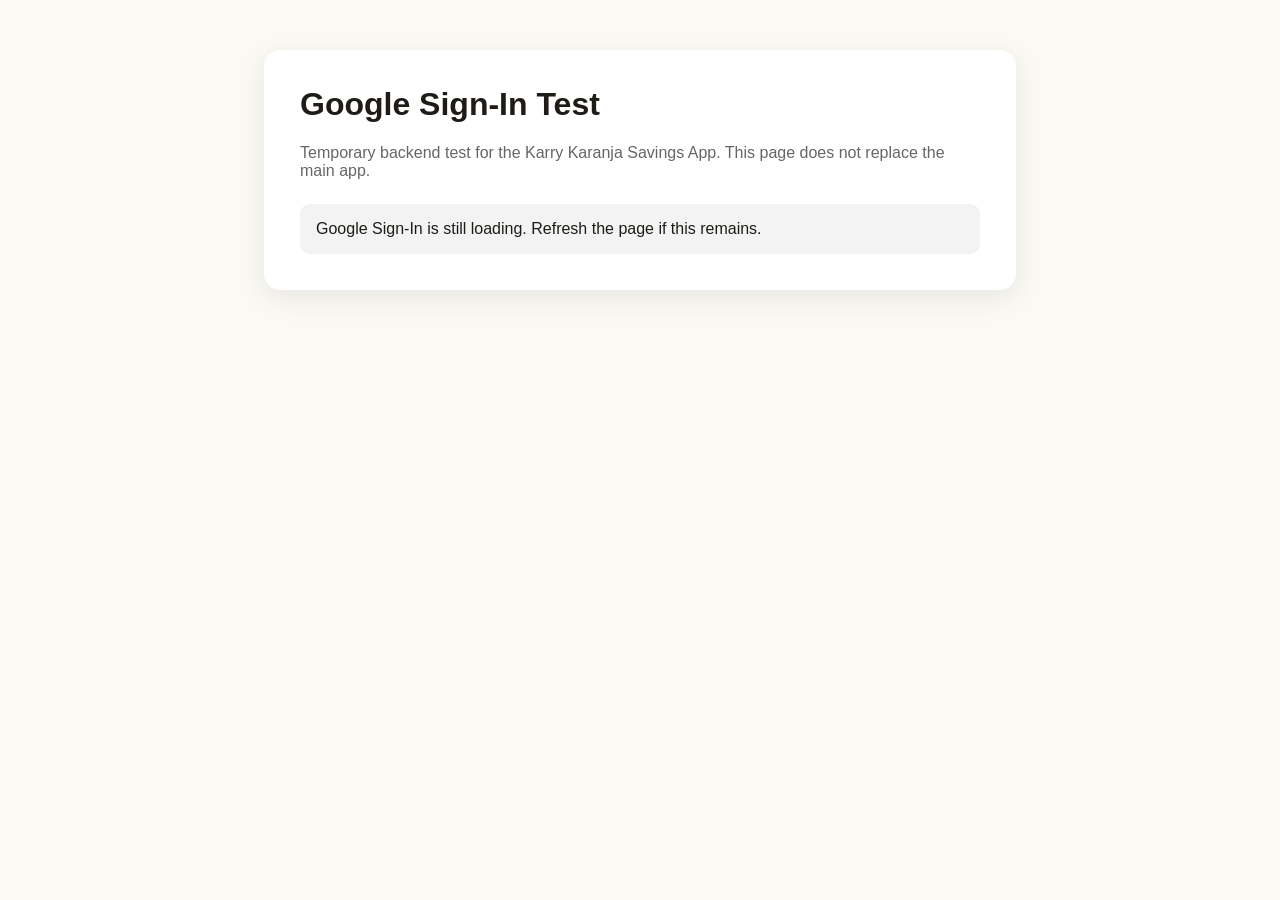
<file: google-login-test.html>
<!DOCTYPE html>
<html lang="en">
<head>
<meta charset="UTF-8">
<meta name="viewport" content="width=device-width, initial-scale=1.0">
<title>Karry Karanja — Google Sign-In Test</title>
<script src="https://accounts.google.com/gsi/client" async defer></script>
<style>
body{font-family:Arial,sans-serif;background:#FBF9F4;color:#1F1C18;margin:0;padding:50px 20px}
.card{max-width:680px;margin:auto;background:#fff;padding:36px;border-radius:16px;box-shadow:0 8px 30px rgba(0,0,0,.08)}
h1{margin-top:0}.note{color:#666}.status{margin-top:24px;padding:16px;border-radius:10px;background:#f3f3f3;white-space:pre-wrap}
</style>
</head>
<body>
<div class="card">
<h1>Google Sign-In Test</h1>
<p class="note">Temporary backend test for the Karry Karanja Savings App. This page does not replace the main app.</p>
<div id="googleButton"></div>
<div id="status" class="status">Loading Google Sign-In…</div>
</div>
<script>
const CLIENT_ID = "577321300623-bibhl8n6nntpt60pkv8n18mmfplsc994.apps.googleusercontent.com";
const ENDPOINT = "https://script.google.com/macros/s/AKfycbzIl_uPD_Y8d2shgWlH6WhbYkJLPXI-iJhVAdq3s4mcUI137vlYTLiDhMNAPqdFbxBDdw/exec";

function setStatus(text){document.getElementById("status").textContent=text;}

function credentialCallback(response){
  setStatus("Google sign-in succeeded. Sending your ID token to the Google Sheets backend…");
  const body=JSON.stringify({action:"getProfile",idToken:response.credential});
  fetch(ENDPOINT,{
    method:"POST",
    mode:"no-cors",
    headers:{"Content-Type":"text/plain;charset=UTF-8"},
    body
  }).then(()=>{
    setStatus("Request sent successfully.\n\nNow open the Google Sheet → Users tab.\nIf your account appears there, the Google → Apps Script → Google Sheets authentication flow is working.");
  }).catch(err=>{
    setStatus("The request could not be sent: "+err.message);
  });
}

function initGoogle(){
  if(!window.google || !google.accounts || !google.accounts.id){
    setStatus("Google Sign-In is still loading. Refresh the page if this remains.");
    return;
  }
  google.accounts.id.initialize({
    client_id:CLIENT_ID,
    callback:credentialCallback,
    auto_select:false
  });
  google.accounts.id.renderButton(document.getElementById("googleButton"),{
    theme:"outline",size:"large",text:"signin_with",shape:"rectangular",width:280
  });
  setStatus("Ready. Click the Google Sign-In button.");
}
window.addEventListener("load",()=>setTimeout(initGoogle,800));
</script>
</body>
</html>
</file>
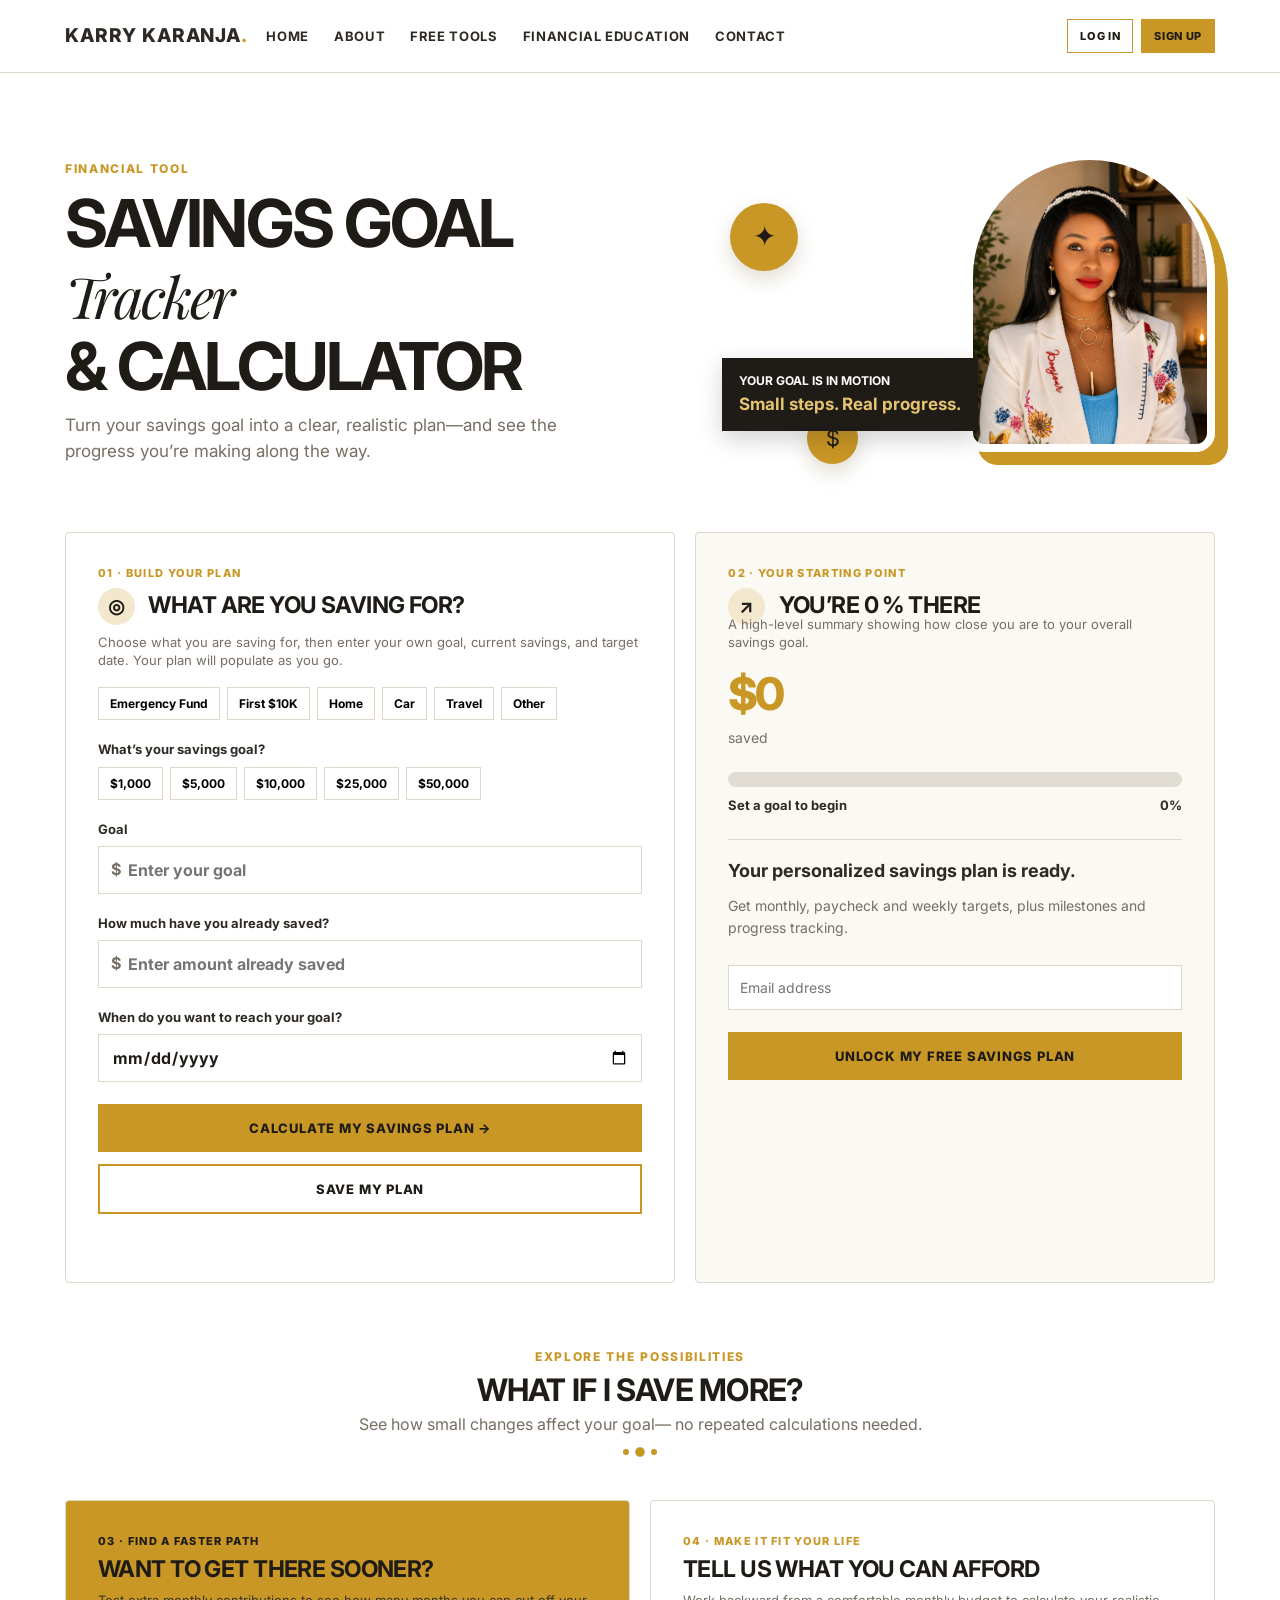
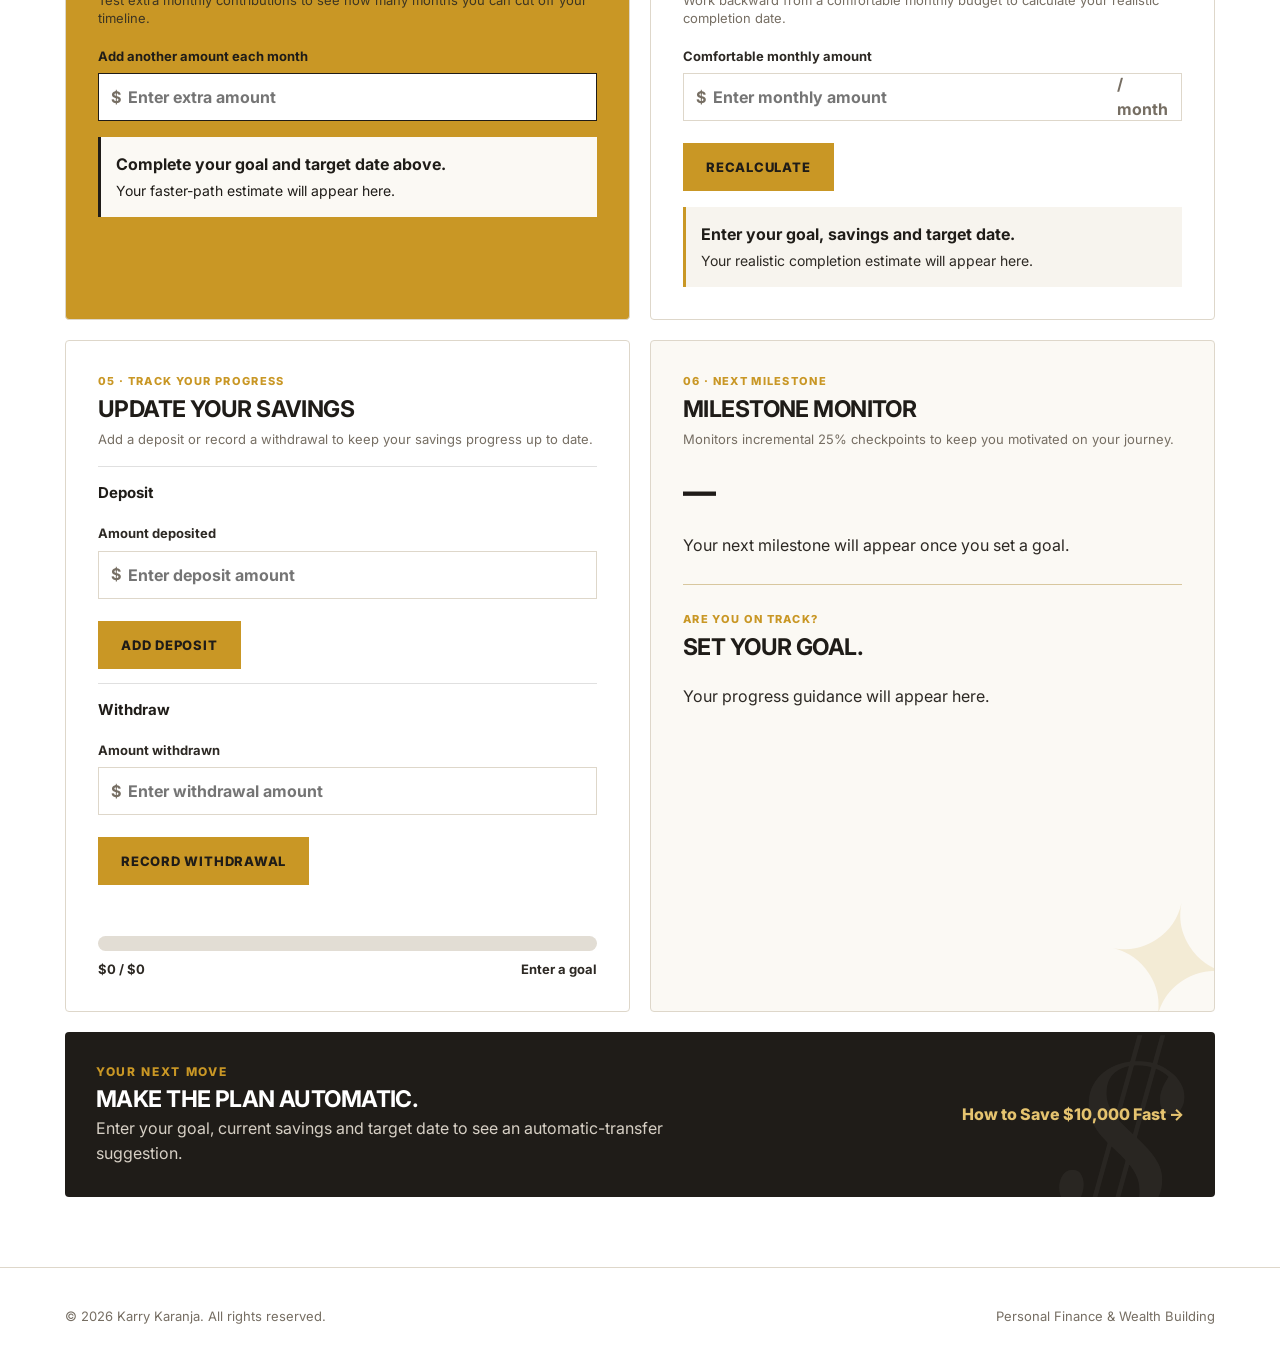
<file: savings-goal-tracker.html>
<!DOCTYPE html>
<html lang="en">
<head>
  <meta charset="UTF-8">
  <meta name="viewport" content="width=device-width, initial-scale=1.0">

  <title>Savings Goal Tracker | Karry Karanja</title>

  <script src="https://accounts.google.com/gsi/client" async defer></script>

  <link rel="preconnect" href="https://fonts.googleapis.com">
  <link rel="preconnect" href="https://fonts.gstatic.com" crossorigin>

  <link
    href="https://fonts.googleapis.com/css2?family=Inter:wght@400;500;600;700;800&family=Playfair+Display:ital,wght@0,600;1,400&display=swap"
    rel="stylesheet"
  >

  <style>
    :root{
      --mustard:#C99725;
      --ivory:#FBF9F4;
      --white:#fff;
      --black:#1F1C18;
      --charcoal:#2D2924;
      --muted:#766E63;
      --soft:#F7F4EE;
      --tint:#F3E8CD;
      --border:#DED7CA;
      --sans:Inter,Arial,sans-serif;
      --serif:'Playfair Display',Georgia,serif
    }

    *{
      box-sizing:border-box
    }

    body{
      margin:0;
      background:var(--white);
      color:var(--charcoal);
      font:16px/1.55 var(--sans)
    }

    a{
      text-decoration:none;
      color:inherit
    }

    .container{
      width:min(1150px,calc(100% - 42px));
      margin:auto
    }

    .site-header{
      background:rgba(255,255,255,.96);
      border-bottom:1px solid var(--border);
      padding:19px 0
    }

    .nav{
      display:flex;
      align-items:center;
      justify-content:space-between;
      gap:18px
    }

    .logo{
      font-weight:800;
      font-size:19px;
      letter-spacing:.05em
    }

    .logo span,
    .eyebrow,
    .accent{
      color:var(--mustard)
    }

    .navlinks{
      display:flex;
      list-style:none;
      gap:25px;
      padding:0;
      margin:0;
      font-size:13px;
      font-weight:700;
      text-transform:uppercase;
      letter-spacing:.05em
    }

    .navlinks a:hover{
      color:var(--mustard)
    }

    .hero{
      text-align:center;
      padding:72px 0 52px;
      background:var(--white)
    }

    .eyebrow{
      display:block;
      font-size:12px;
      font-weight:800;
      letter-spacing:.14em;
      text-transform:uppercase
    }

    .hero h1{
      margin:11px 0;
      font-size:clamp(38px,6vw,66px);
      line-height:1.03;
      letter-spacing:-.04em;
      text-transform:uppercase;
      color:var(--black)
    }

    .hero h1 em{
      font:italic 400 .86em var(--serif);
      text-transform:none
    }

    .hero p{
      max-width:610px;
      margin:0 auto;
      color:var(--muted);
      font-size:17px
    }

    .calculator{
      margin:0 auto 70px
    }

    .panel{
      border:1px solid var(--border);
      padding:32px;
      border-radius:4px;
      transition:
        transform .3s cubic-bezier(.16,1,.3,1),
        box-shadow .3s cubic-bezier(.16,1,.3,1)
    }

    .panel:hover{
      transform:translateY(-4px);
      box-shadow:0 12px 28px rgba(31,28,24,.08)
    }

    /* CARD BACKGROUNDS */

    .card-1{
      background:var(--white)
    }

    .card-2{
      background:var(--ivory)
    }

    .card-3{
      background:var(--mustard);
      color:var(--black)
    }

    .card-4{
      background:var(--white)
    }

    .card-5{
      background:var(--white)
    }

    .card-6{
      background:var(--ivory)
    }

    /* MUSTARD CARD CONTRAST */

    .card-3 .step{
      color:var(--black)
    }

    .card-3 .card-explain{
      color:#3d3522
    }

    .card-3 .field{
      border-color:var(--black)
    }

    .card-3 .answer{
      background:var(--ivory);
      border-left-color:var(--black)
    }

    .card-3 .button{
      background:var(--black);
      color:var(--white);
      border-color:var(--black)
    }

    .card-3 .button:hover{
      background:var(--white);
      color:var(--black);
      border-color:var(--white)
    }

    .top{
      display:grid;
      grid-template-columns:1.08fr .92fr;
      gap:20px
    }

    .step{
      font-size:11px;
      letter-spacing:.12em;
      font-weight:800;
      color:var(--mustard);
      text-transform:uppercase;
      margin-bottom:6px
    }

    .card-explain{
      font-size:13px;
      color:var(--muted);
      margin:-15px 0 18px 0;
      line-height:1.4
    }

    h2{
      color:var(--black);
      text-transform:uppercase;
      letter-spacing:-.025em;
      font-size:23px;
      line-height:1.15;
      margin:0 0 23px
    }

    .label{
      display:block;
      font-size:13px;
      font-weight:700;
      margin:19px 0 7px
    }

    .chips{
      display:flex;
      flex-wrap:wrap;
      gap:7px
    }

    .chip{
      background:var(--white);
      border:1px solid var(--border);
      padding:8px 11px;
      font:700 12px var(--sans);
      cursor:pointer;
      transition:all .2s ease
    }

    .chip.active,
    .chip:hover{
      background:var(--tint);
      border-color:var(--mustard)
    }

    .field{
      height:48px;
      border:1px solid var(--border);
      display:flex;
      align-items:center;
      padding:0 12px;
      background:#fff;
      gap:5px;
      transition:
        border-color .2s ease,
        box-shadow .2s ease
    }

    .field:focus-within{
      border-color:var(--mustard);
      box-shadow:0 0 0 3px rgba(201,151,37,.15)
    }

    .field span{
      color:var(--muted);
      font-weight:700
    }

    .field input{
      min-width:0;
      width:100%;
      border:0;
      outline:0;
      font:700 16px var(--sans);
      color:var(--black);
      background:transparent
    }

    .button{
      border:1px solid var(--mustard);
      background:var(--mustard);
      color:var(--black);
      font:800 13px var(--sans);
      letter-spacing:.06em;
      text-transform:uppercase;
      padding:15px 22px;
      cursor:pointer;
      margin-top:22px;
      transition:all .25s ease
    }

    .button:hover{
      background:var(--black);
      border-color:var(--black);
      color:var(--white)
    }

    .button.full{
      width:100%
    }

    .button.save-btn{
      background:var(--white);
      border:2px solid var(--mustard);
      color:var(--black);
      font-weight:800
    }

    .button.save-btn:hover{
      background:var(--mustard);
      color:var(--black)
    }

    .button.save-btn:disabled{
      background:var(--tint);
      border-color:var(--mustard);
      color:var(--black);
      opacity:.95;
      cursor:wait
    }

    .button:disabled{
      cursor:wait;
      opacity:.65
    }

    .snapshot{
      color:var(--charcoal)
    }

    .snapshot h2{
      color:var(--black);
      margin-bottom:5px
    }

    .snapshot .step{
      color:var(--mustard)
    }

    .big{
      font-size:45px;
      font-weight:800;
      letter-spacing:-.06em;
      color:var(--mustard);
      line-height:1.1;
      margin:8px 0
    }

    .muted{
      color:var(--muted);
      font-size:14px
    }

    .snapshot .muted{
      color:var(--muted)
    }

    .progress{
      height:15px;
      background:#e2ddd4;
      margin:23px 0 8px;
      overflow:hidden;
      border-radius:10px
    }

    .snapshot .progress{
      background:#e2ddd4
    }

    .progress i{
      display:block;
      height:100%;
      background:var(--mustard);
      width:25%;
      transition:width .6s cubic-bezier(.16,1,.3,1)
    }

    .row{
      display:flex;
      justify-content:space-between;
      gap:12px;
      font-size:13px;
      font-weight:700
    }

    .unlock{
      border-top:1px solid var(--border);
      margin-top:24px;
      padding-top:20px
    }

    .unlock h3{
      font-size:18px;
      line-height:1.2;
      margin:0 0 8px
    }

    .email{
      width:100%;
      height:45px;
      margin-top:12px;
      border:1px solid var(--border);
      padding:11px;
      font:14px var(--sans);
      background:#fff
    }

    .darkbutton{
      background:var(--mustard);
      color:var(--black);
      width:100%
    }

    .darkbutton:hover{
      background:var(--black);
      color:#fff;
      border-color:var(--black)
    }

    .heading{
      text-align:center;
      padding:65px 0 25px
    }

    .heading h2{
      font-size:31px;
      margin:5px 0
    }

    .heading p{
      color:var(--muted);
      margin:0
    }

    .scenarios{
      display:grid;
      grid-template-columns:repeat(4,1fr);
      gap:12px
    }

    .scenario{
      border:1px solid var(--border);
      background:var(--white);
      padding:19px;
      text-align:left;
      cursor:pointer;
      transition:
        transform .25s ease,
        box-shadow .25s ease,
        border-color .25s ease
    }

    .scenario:hover,
    .scenario.selected{
      border-color:var(--mustard);
      background:var(--tint);
      transform:translateY(-3px)
    }

    .scenario strong{
      display:block;
      font-size:20px;
      color:var(--black);
      letter-spacing:-.04em
    }

    .scenario span,
    .scenario b{
      display:block;
      font-size:12px;
      margin-top:5px
    }

    .scenario span{
      color:var(--muted)
    }

    .scenario b{
      color:#735914
    }

    .dual,
    .track{
      display:grid;
      grid-template-columns:1fr 1fr;
      gap:20px;
      margin-top:20px
    }

    .answer{
      background:var(--soft);
      border-left:3px solid var(--mustard);
      padding:15px;
      margin-top:16px;
      font-size:14px;
      transition:all .3s ease
    }

    .answer strong{
      display:block;
      color:var(--black);
      font-size:16px;
      margin-bottom:3px
    }

    .milestone .next{
      font-size:33px;
      font-weight:800;
      color:var(--black);
      letter-spacing:-.05em;
      margin:6px 0
    }

    .nextmove{
      display:flex;
      justify-content:space-between;
      align-items:center;
      gap:25px;
      margin:20px 0 70px;
      padding:31px;
      background:var(--black);
      color:white;
      border-radius:4px
    }

    .nextmove h2{
      color:white;
      margin:4px 0
    }

    .nextmove p{
      color:#d7d0c5;
      margin:0;
      max-width:650px
    }

    .nextmove a{
      color:#e5c36f;
      font-weight:800;
      white-space:nowrap;
      transition:color .2s ease
    }

    .nextmove a:hover{
      color:#fff
    }

    .footer{
      border-top:1px solid var(--border);
      padding:25px 0;
      color:var(--muted);
      font-size:13px
    }

    .footer .container{
      display:flex;
      justify-content:space-between
    }

    /* VISUAL & ANIMATION */

    .hero{
      overflow:hidden;
      position:relative
    }

    .hero-grid{
      display:grid;
      grid-template-columns:1.1fr .9fr;
      align-items:center;
      gap:55px;
      text-align:left
    }

    .hero-grid p{
      margin:0;
      max-width:530px
    }

    .hero-art{
      height:335px;
      position:relative
    }

    .portrait-frame{
      position:absolute;
      right:0;
      top:7px;
      width:250px;
      height:300px;
      overflow:hidden;
      border-radius:130px 130px 20px 20px;
      border:8px solid var(--white);
      box-shadow:13px 13px 0 var(--mustard)
    }

    .portrait-frame img{
      width:100%;
      height:100%;
      object-fit:cover;
      object-position:center
    }

    .coin{
      position:absolute;
      display:grid;
      place-items:center;
      width:68px;
      height:68px;
      border-radius:50%;
      background:var(--mustard);
      color:var(--black);
      font-size:28px;
      box-shadow:0 8px 20px #6b551c35
    }

    .coin.one{
      left:8px;
      top:58px;
      animation:float 4.5s ease-in-out infinite
    }

    .coin.two{
      left:85px;
      bottom:16px;
      width:51px;
      height:51px;
      font-size:22px;
      animation:float 4.5s ease-in-out .8s infinite
    }

    .goal-note{
      position:absolute;
      left:0;
      bottom:49px;
      background:var(--black);
      color:#fff;
      padding:14px 17px;
      font-size:12px;
      font-weight:700;
      box-shadow:0 8px 22px #1f1c1833;
      animation:rise .7s cubic-bezier(.16,1,.3,1) both .25s
    }

    .goal-note b{
      display:block;
      color:#e5c36f;
      font-size:17px
    }

    .hero h1,
    .hero p,
    .hero .eyebrow{
      animation:rise .7s cubic-bezier(.16,1,.3,1) both
    }

    .hero h1{
      animation-delay:.08s
    }

    .hero p{
      animation-delay:.16s
    }

    .icon{
      width:37px;
      height:37px;
      display:inline-grid;
      place-items:center;
      border-radius:50%;
      background:var(--tint);
      font-size:19px;
      vertical-align:middle;
      margin-right:9px
    }

    .snapshot .icon{
      background:var(--tint)
    }

    .snapshot .progress i{
      animation:fill 1.3s cubic-bezier(.16,1,.3,1) both .3s
    }

    .scenario{
      position:relative;
      overflow:hidden
    }

    .scenario:before{
      content:'↗';
      position:absolute;
      right:14px;
      top:11px;
      font-size:17px;
      color:var(--mustard);
      opacity:.7
    }

    .section-ornament{
      display:flex;
      justify-content:center;
      gap:8px;
      margin-top:12px
    }

    .section-ornament i{
      width:6px;
      height:6px;
      background:var(--mustard);
      border-radius:50%
    }

    .section-ornament i:nth-child(2){
      transform:scale(1.6)
    }

    .milestone{
      position:relative;
      overflow:hidden
    }

    .milestone:after{
      content:'✦';
      font-size:155px;
      position:absolute;
      right:-20px;
      bottom:-70px;
      color:#c9972526;
      transform:rotate(12deg)
    }

    .milestone>*{
      position:relative;
      z-index:1
    }

    .nextmove{
      position:relative;
      overflow:hidden
    }

    .nextmove:after{
      content:'$';
      position:absolute;
      right:35px;
      top:-50px;
      color:#ffffff0c;
      font:italic 220px var(--serif)
    }

    .nextmove>*{
      position:relative;
      z-index:1
    }

    @keyframes float{
      0%,100%{
        transform:translateY(0) rotate(0deg)
      }

      50%{
        transform:translateY(-12px) rotate(5deg)
      }
    }

    @keyframes rise{
      from{
        opacity:0;
        transform:translateY(20px)
      }

      to{
        opacity:1;
        transform:translateY(0)
      }
    }

    @keyframes fill{
      from{
        width:0
      }
    }

    /* ACTIVITY HISTORY */

    .history-panel{
      margin-top:25px;
      padding-top:20px;
      border-top:1px solid rgba(0,0,0,.15)
    }

    .history-head{
      display:flex;
      align-items:flex-start;
      justify-content:space-between;
      gap:15px;
      margin-bottom:12px
    }

    .history-head h3{
      margin:2px 0 0;
      font-size:18px;
      line-height:1.2;
      color:var(--black)
    }

    .history-refresh{
      border:1px solid var(--border);
      background:var(--white);
      color:var(--black);
      padding:8px 11px;
      font:800 11px var(--sans);
      text-transform:uppercase;
      letter-spacing:.05em;
      cursor:pointer
    }

    .history-refresh:hover{
      background:var(--black);
      color:#fff;
      border-color:var(--black)
    }

    .history-list{
      display:grid;
      gap:8px
    }

    .history-group{
      margin-top:10px
    }

    .history-date{
      font-size:11px;
      font-weight:800;
      letter-spacing:.08em;
      text-transform:uppercase;
      color:var(--muted);
      margin:12px 0 7px
    }

    .history-item{
      display:flex;
      align-items:flex-start;
      justify-content:space-between;
      gap:14px;
      padding:11px 12px;
      background:rgba(255,255,255,.72);
      border:1px solid var(--border)
    }

    .history-item-main{
      min-width:0
    }

    .history-type{
      font-weight:800;
      font-size:13px;
      color:var(--black)
    }

    .history-detail{
      font-size:12px;
      color:var(--muted);
      margin-top:2px
    }

    .history-time{
      font-size:11px;
      color:var(--muted);
      white-space:nowrap
    }

    .history-amount{
      font-weight:800;
      font-size:13px;
      white-space:nowrap
    }

    .history-amount.positive{
      color:#3b6f36
    }

    .history-amount.negative{
      color:#9a3d2e
    }

    .history-more{
      display:block;
      width:100%;
      margin-top:12px
    }

    .savings-action{
      margin-top:14px;
      padding-top:14px;
      border-top:1px solid rgba(0,0,0,.12)
    }

    .savings-action h3{
      margin:0;
      font-size:15px;
      color:var(--black)
    }

    .transaction-message{
      min-height:20px;
      margin-top:8px;
      font-size:12px;
      font-weight:700;
      color:var(--muted)
    }

    /* AUTH */

    .auth-actions{
      display:flex;
      align-items:center;
      gap:8px;
      flex-shrink:0
    }

    .auth-button{
      border:1px solid var(--mustard);
      background:transparent;
      color:var(--black);
      padding:9px 12px;
      font:800 11px var(--sans);
      text-transform:uppercase;
      letter-spacing:.06em;
      cursor:pointer;
      white-space:nowrap;
      transition:all .2s ease
    }

    .auth-button.primary{
      background:var(--mustard)
    }

    .auth-button:hover{
      background:var(--black);
      color:#fff;
      border-color:var(--black)
    }

    .auth-status{
      font-size:11px;
      color:var(--muted);
      max-width:180px;
      overflow:hidden;
      text-overflow:ellipsis;
      white-space:nowrap
    }

    .auth-modal{
      position:fixed;
      inset:0;
      background:#1f1c188c;
      display:none;
      align-items:center;
      justify-content:center;
      padding:20px;
      z-index:1000;
      backdrop-filter:blur(3px)
    }

    .auth-modal.open{
      display:flex;
      animation:rise .3s cubic-bezier(.16,1,.3,1)
    }

    .auth-card{
      width:min(460px,100%);
      background:var(--white);
      border:1px solid var(--border);
      padding:30px;
      box-shadow:0 24px 70px #0004;
      position:relative;
      border-radius:4px
    }

    .auth-card h2{
      margin-bottom:8px
    }

    .auth-close{
      position:absolute;
      right:16px;
      top:12px;
      border:0;
      background:none;
      font-size:25px;
      cursor:pointer;
      color:var(--muted);
      transition:color .2s
    }

    .auth-close:hover{
      color:var(--black)
    }

    .auth-form label{
      display:block;
      font-size:13px;
      font-weight:700;
      margin:16px 0 7px
    }

    .auth-form input{
      width:100%;
      height:46px;
      border:1px solid var(--border);
      padding:10px;
      font:14px var(--sans);
      background:#fff
    }

    .auth-submit{
      width:100%;
      margin-top:20px
    }

    .auth-message{
      min-height:24px;
      margin-top:12px;
      font-size:13px;
      color:var(--muted);
      font-weight:600
    }

    .auth-link{
      border:0;
      background:none;
      color:#8b6818;
      text-decoration:underline;
      cursor:pointer;
      font:inherit;
      padding:0
    }

    .nav{
      flex-wrap:wrap
    }

    .auth-actions{
      margin-left:auto
    }

    @media(max-width:980px){

      .nav{
        justify-content:center
      }

      .logo{
        margin-right:auto
      }

      .auth-actions{
        margin-left:0
      }

      .navlinks{
        order:3;
        width:100%;
        justify-content:center;
        gap:18px
      }
    }

    @media(max-width:760px){

      .navlinks{
        display:none
      }

      .auth-actions{
        margin-left:auto
      }

      .auth-status{
        display:none
      }

      .auth-button{
        padding:8px 10px;
        font-size:10px
      }

      .hero{
        padding:52px 0 38px
      }

      .hero-grid{
        grid-template-columns:1fr;
        text-align:center;
        gap:18px
      }

      .hero-grid p{
        margin:auto
      }

      .hero-art{
        height:240px;
        width:300px;
        margin:auto
      }

      .portrait-frame{
        height:224px;
        width:190px;
        right:16px
      }

      .coin.one{
        left:6px;
        top:32px
      }

      .goal-note{
        left:0;
        bottom:18px
      }

      .top,
      .dual,
      .track{
        grid-template-columns:1fr
      }

      .panel{
        padding:23px
      }

      .scenarios{
        grid-template-columns:1fr 1fr
      }

      .nextmove{
        display:block
      }

      .nextmove a{
        display:block;
        margin-top:16px
      }

      .footer .container{
        display:block
      }

      .footer p{
        margin:6px 0
      }

      .history-item{
        gap:8px
      }

      .history-time{
        font-size:10px
      }
    }
  </style>
</head>

<body>

  <header class="site-header">
    <div class="container nav">

      <a class="logo" href="index.html">
        KARRY KARANJA<span>.</span>
      </a>

      <ul class="navlinks">
        <li><a href="index.html#home">Home</a></li>
        <li><a href="index.html#about">About</a></li>
        <li><a href="index.html#tools">Free Tools</a></li>
        <li><a href="index.html#education">Financial Education</a></li>
        <li><a href="index.html#contact">Contact</a></li>
      </ul>

      <div class="auth-actions">

        <span
          id="authStatus"
          class="auth-status">
        </span>

        <button
          id="loginBtn"
          class="auth-button"
          type="button">
          Log in
        </button>

        <button
          id="signupBtn"
          class="auth-button primary"
          type="button">
          Sign up
        </button>

        <button
          id="logoutBtn"
          class="auth-button"
          type="button"
          hidden>
          Log out
        </button>

      </div>

    </div>
  </header>


  <main>

    <!-- HERO -->

    <section class="hero">

      <div class="container hero-grid">

        <div>

          <span class="eyebrow">
            Financial Tool
          </span>

          <h1>
            Savings Goal
            <em>Tracker</em>
            <br>
            &amp; Calculator
          </h1>

          <p>
            Turn your savings goal into a clear,
            realistic plan—and see the progress
            you’re making along the way.
          </p>

        </div>

        <div
          class="hero-art"
          aria-hidden="true">

          <div class="coin one">
            ✦
          </div>

          <div class="coin two">
            $
          </div>

          <div class="portrait-frame">
            <img
              src="images/500x500/K2.jpg"
              alt="">
          </div>

          <div class="goal-note">
            YOUR GOAL IS IN MOTION
            <b>
              Small steps. Real progress.
            </b>
          </div>

        </div>

      </div>

    </section>


    <div class="container calculator">

      <!-- =========================
           SECTION 01 + 02
           ========================= -->

      <section class="top">

        <!-- BOX 1 -->

        <article class="panel card-1">

          <div class="step">
            01 · Build your plan
          </div>

          <h2>
            <span class="icon">◎</span>
            What are you saving for?
          </h2>

          <p class="card-explain">
            Choose what you are saving for,
            then enter your own goal, current
            savings, and target date. Your plan
            will populate as you go.
          </p>

          <div
            class="chips"
            id="goalChips">

            <button class="chip">
              Emergency Fund
            </button>

            <button class="chip">
              First $10K
            </button>

            <button class="chip">
              Home
            </button>

            <button class="chip">
              Car
            </button>

            <button class="chip">
              Travel
            </button>

            <button class="chip">
              Other
            </button>

          </div>


          <div
            id="otherGoalWrap"
            hidden
            style="margin-top:12px;">

            <div class="field">

              <input
                id="otherGoalName"
                type="text"
                placeholder="What are you saving for?">

            </div>

          </div>


          <label class="label">
            What’s your savings goal?
          </label>


          <div
            class="chips"
            id="amountChips">

            <button class="chip">
              $1,000
            </button>

            <button class="chip">
              $5,000
            </button>

            <button class="chip">
              $10,000
            </button>

            <button class="chip">
              $25,000
            </button>

            <button class="chip">
              $50,000
            </button>

          </div>


          <label class="label">
            Goal
          </label>

          <div class="field">

            <span>$</span>

            <input
              id="goal"
              type="number"
              value=""
              min="1"
              placeholder="Enter your goal">

          </div>


          <label class="label">
            How much have you already saved?
          </label>

          <div class="field">

            <span>$</span>

            <input
              id="saved"
              type="number"
              value=""
              min="0"
              placeholder="Enter amount already saved">

          </div>


          <label class="label">
            When do you want to reach your goal?
          </label>

          <div class="field">

            <input
              id="deadline"
              type="date">

          </div>


          <button
            id="calculate"
            class="button full"
            type="button">

            Calculate my savings plan →

          </button>


          <button
            id="savePlan"
            class="button full save-btn"
            type="button"
            style="margin-top:12px;">

            Save my plan

          </button>


          <div
            id="savePlanMessage"
            class="auth-message"
            aria-live="polite"
            style="text-align:center">

          </div>

        </article>


        <!-- BOX 2 -->

        <aside class="panel snapshot card-2">

          <div class="step">
            02 · Your starting point
          </div>

          <h2>
            <span class="icon">↗</span>
            You’re
            <span id="percent">0</span>
            % there
          </h2>

          <p class="card-explain">
            A high-level summary showing how
            close you are to your overall savings goal.
          </p>

          <div
            class="big"
            id="savedStat">
            $0
          </div>

          <div class="muted">
            saved
          </div>

          <div class="progress">

            <i id="bar"></i>

          </div>

          <div class="row">

            <span id="remaining">
              Set a goal to begin
            </span>

            <span id="percentSide">
              0%
            </span>

          </div>


          <div class="unlock">

            <h3>
              Your personalized savings plan is ready.
            </h3>

            <p class="muted">
              Get monthly, paycheck and weekly targets,
              plus milestones and progress tracking.
            </p>

            <input
              class="email"
              type="email"
              placeholder="Email address">

            <button
              class="button darkbutton"
              type="button">

              Unlock my free savings plan

            </button>

          </div>

        </aside>

      </section>


      <!-- SCENARIOS -->

      <section>

        <div class="heading">

          <span class="eyebrow">
            Explore the possibilities
          </span>

          <h2>
            What if I save more?
          </h2>

          <p>
            See how small changes affect your goal—
            no repeated calculations needed.
          </p>

          <div class="section-ornament">
            <i></i>
            <i></i>
            <i></i>
          </div>

        </div>

        <div
          id="scenarios"
          class="scenarios">
        </div>

      </section>


      <!-- SECTION 03 + 04 -->

      <section class="dual">

        <!-- BOX 3 -->

        <article class="panel card-3">

          <div class="step">
            03 · Find a faster path
          </div>

          <h2>
            Want to get there sooner?
          </h2>

          <p class="card-explain">
            Test extra monthly contributions
            to see how many months you can cut
            off your timeline.
          </p>

          <label class="label">
            Add another amount each month
          </label>

          <div class="field">

            <span>$</span>

            <input
              id="extra"
              type="number"
              value=""
              min="0"
              placeholder="Enter extra amount">

          </div>

          <div
            class="answer"
            id="faster">
          </div>

        </article>


        <!-- BOX 4 -->

        <article class="panel card-4">

          <div class="step">
            04 · Make it fit your life
          </div>

          <h2>
            Tell us what you can afford
          </h2>

          <p class="card-explain">
            Work backward from a comfortable
            monthly budget to calculate your
            realistic completion date.
          </p>

          <label class="label">
            Comfortable monthly amount
          </label>

          <div class="field">

            <span>$</span>

            <input
              id="afford"
              type="number"
              value=""
              min="1"
              placeholder="Enter monthly amount">

            <span>
              / month
            </span>

          </div>

          <button
            id="recalculate"
            class="button"
            type="button">

            Recalculate

          </button>

          <div
            class="answer"
            id="affordable">
          </div>

        </article>

      </section>


      <!-- SECTION 05 + 06 -->

      <section class="track">

        <!-- BOX 5 -->

        <article class="panel card-5">

          <div class="step">
            05 · Track your progress
          </div>

          <h2>
            Update your savings
          </h2>

          <p class="card-explain">
            Add a deposit or record a withdrawal
            to keep your savings progress up to date.
          </p>


          <!-- DEPOSIT -->

          <div class="savings-action">

            <h3>
              Deposit
            </h3>

            <label class="label">
              Amount deposited
            </label>

            <div class="field">

              <span>$</span>

              <input
                id="depositAmount"
                type="number"
                min="0"
                step="0.01"
                placeholder="Enter deposit amount">

            </div>

            <button
              id="deposit"
              class="button"
              type="button">

              Add deposit

            </button>

          </div>


          <!-- WITHDRAWAL -->

          <div class="savings-action">

            <h3>
              Withdraw
            </h3>

            <label class="label">
              Amount withdrawn
            </label>

            <div class="field">

              <span>$</span>

              <input
                id="withdrawAmount"
                type="number"
                min="0"
                step="0.01"
                placeholder="Enter withdrawal amount">

            </div>

            <button
              id="withdraw"
              class="button"
              type="button">

              Record withdrawal

            </button>

          </div>


          <div
            id="transactionMessage"
            class="transaction-message"
            aria-live="polite">
          </div>


          <!-- PROGRESS -->

          <div class="progress">

            <i id="trackbar"></i>

          </div>

          <div class="row">

            <span id="tracktotal">
              $0 / $0
            </span>

            <span id="trackremain">
              Enter a goal
            </span>

          </div>


          <!-- ACTIVITY HISTORY -->

          <div
            id="historySection"
            class="history-panel"
            hidden>

            <div class="history-head">

              <div>

                <div class="step">
                  Activity History
                </div>

                <h3>
                  Everything you do,
                  saved permanently.
                </h3>

              </div>

              <button
                id="refreshHistory"
                class="history-refresh"
                type="button">

                Refresh

              </button>

            </div>


            <div
              id="historyList"
              class="history-list"
              aria-live="polite">
            </div>


            <button
              id="loadMoreHistory"
              class="button history-more"
              type="button"
              hidden>

              Load more activity

            </button>

          </div>

        </article>


        <!-- BOX 6 -->

        <aside class="panel milestone card-6">

          <div class="step">
            06 · Next milestone
          </div>

          <h2>
            Milestone Monitor
          </h2>

          <p class="card-explain">
            Monitors incremental 25% checkpoints
            to keep you motivated on your journey.
          </p>

          <div
            class="next"
            id="milestone">
            —
          </div>

          <p id="milecopy">
            Your next milestone will appear
            once you set a goal.
          </p>

          <hr
            style="
              border:0;
              border-top:1px solid #d8c79e;
              margin:26px 0
            ">

          <div class="step">
            Are you on track?
          </div>

          <h2 id="tracktitle">
            Set your goal.
          </h2>

          <p id="trackcopy">
            Your progress guidance will appear here.
          </p>

        </aside>

      </section>


      <!-- NEXT MOVE -->

      <section class="nextmove">

        <div>

          <span class="eyebrow">
            Your next move
          </span>

          <h2>
            Make the plan automatic.
          </h2>

          <p id="transfer">
            Enter your goal, current savings
            and target date to see an
            automatic-transfer suggestion.
          </p>

        </div>

        <a
          href="https://youtu.be/-XqYwjdyv1Y"
          target="_blank"
          rel="noopener noreferrer">

          How to Save $10,000 Fast →

        </a>

      </section>

    </div>

  </main>


  <!-- FOOTER -->

  <footer class="footer">

    <div class="container">

      <p>
        © 2026 Karry Karanja.
        All rights reserved.
      </p>

      <p>
        Personal Finance &amp;
        Wealth Building
      </p>

    </div>

  </footer>


  <!-- GOOGLE AUTH MODAL -->

  <div
    id="authModal"
    class="auth-modal"
    aria-hidden="true">

    <div
      class="auth-card"
      role="dialog"
      aria-modal="true"
      aria-labelledby="authTitle">

      <button
        id="authClose"
        class="auth-close"
        aria-label="Close"
        type="button">

        ×

      </button>

      <div
        class="step"
        id="authEyebrow">

        Welcome back

      </div>

      <h2 id="authTitle">

        Log in to your savings plan

      </h2>

      <p
        id="authSubtitle"
        class="muted"
        style="
          margin-top:-10px;
          margin-bottom:18px;
        ">

        Log in using the Google account
        connected to your savings plan.

      </p>

      <div
        id="googleSignInButton"
        style="min-height:44px;">

      </div>

      <div
        id="authMessage"
        class="auth-message"
        aria-live="polite">

      </div>

    </div>

  </div>


  <!-- CALCULATION ENGINE -->

  <script>

    const $ = id =>
      document.getElementById(id);

    const cash = n =>
      new Intl.NumberFormat(
        'en-US',
        {
          style:'currency',
          currency:'USD',
          maximumFractionDigits:0
        }
      ).format(
        Math.max(
          0,
          Number(n) || 0
        )
      );


    const months = () => {

      const value =
        $('deadline').value;

      if (!value) return 0;

      const days =
        (
          new Date(value) -
          new Date()
        ) / 864e5;

      return Math.max(
        1,
        Math.ceil(
          days / 30.4375
        )
      );

    };


    const finish = m => {

      if (
        !Number.isFinite(m) ||
        m <= 0
      ) {
        return '—';
      }

      const d =
        new Date();

      d.setMonth(
        d.getMonth() +
        Math.ceil(m)
      );

      return d.toLocaleDateString(
        'en-US',
        {
          month:'long',
          year:'numeric'
        }
      );

    };


    function model(){

      const goal =
        Math.max(
          0,
          Number(
            $('goal').value
          ) || 0
        );

      const saved =
        Math.min(
          Math.max(
            0,
            Number(
              $('saved').value
            ) || 0
          ),
          goal ||
          Number.MAX_SAFE_INTEGER
        );

      const left =
        Math.max(
          0,
          goal - saved
        );

      const n =
        months();

      return {
        goal,
        saved,
        left,
        n,
        monthly:
          (
            goal > 0 &&
            n > 0
          )
            ? left / n
            : 0
      };

    }


    function scenarios(d){

      if (
        !d.goal ||
        !d.n
      ){

        $('scenarios').innerHTML =
          '';

        return;
      }


      let values = [
        400,
        Math.round(
          d.monthly / 25
        ) * 25,
        750,
        1000
      ]
      .filter(
        (x,i,a) =>
          x > 0 &&
          a.indexOf(x) === i
      );


      $('scenarios').innerHTML =
        values.map(
          v => `
            <button
              onclick="setAffordable(${v})"
              class="scenario ${
                Math.abs(
                  v - d.monthly
                ) < 25
                  ? 'selected'
                  : ''
              }">

              <strong>
                ${cash(v)}
                <small>/month</small>
              </strong>

              <span>
                You’ll reach
                ${cash(d.goal)}
                in
              </span>

              <b>
                ${Math.ceil(
                  d.left / v
                )}
                months
                ${
                  Math.abs(
                    v - d.monthly
                  ) < 25
                    ? '✓'
                    : ''
                }
              </b>

            </button>
          `
        )
        .join('');

    }


    window.setAffordable = v => {

      $('afford').value =
        v;

      affordable(
        model()
      );

    };


    function faster(d){

      if (
        !d.goal ||
        !d.n
      ){

        $('faster').innerHTML =
          '<strong>Complete your goal and target date above.</strong>Your faster-path estimate will appear here.';

        return;
      }


      const v =
        d.monthly +
        (
          Number(
            $('extra').value
          ) || 0
        );


      if (!v){

        $('faster').innerHTML =
          '<strong>Enter an extra monthly amount.</strong>';

        return;
      }


      const m =
        d.left / v;

      const original =
        d.monthly
          ? Math.ceil(
              d.left /
              d.monthly
            )
          : 0;


      $('faster').innerHTML =
        `<strong>
          New monthly savings:
          ${cash(v)}
        </strong>
        New estimated finish:
        <b>${finish(m)}</b>
        <br>
        About
        ${
          Math.max(
            0,
            original -
            Math.ceil(m)
          )
        }
        months sooner.`;

    }


    function affordable(d){

      const v =
        Number(
          $('afford').value
        ) || 0;


      if (
        !d.goal ||
        !d.n ||
        !v
      ){

        $('affordable').innerHTML =
          '<strong>Enter your goal, savings and target date.</strong>Your realistic completion estimate will appear here.';

        return;
      }


      $('affordable').innerHTML =
        `<strong>
          At ${cash(v)}/month,
          you’ll reach your goal
          around ${finish(d.left / v)}.
        </strong>
        That’s a plan built around your life.`;

    }


    function progress(
      d,
      s
    ){

      if (!d.goal){

        $('trackbar').style.width =
          '0%';

        $('tracktotal').textContent =
          '$0 / $0';

        $('trackremain').textContent =
          'Enter a goal';

        $('milestone').textContent =
          '—';

        $('milecopy').textContent =
          'Your next milestone will appear once you set a goal.';

        $('tracktitle').textContent =
          'Set your goal.';

        $('trackcopy').textContent =
          'Your progress guidance will appear here.';

        return;
      }


      const p =
        Math.min(
          100,
          s / d.goal * 100
        );


      const next =
        Math.min(
          d.goal,
          Math.ceil(
            (
              s + .01
            ) /
            (
              d.goal * .25
            )
          ) *
          d.goal *
          .25
        );


      $('trackbar').style.width =
        p + '%';


      $('tracktotal').textContent =
        `${cash(s)} / ${cash(d.goal)}`;


      $('trackremain').textContent =
        `${cash(
          Math.max(
            0,
            d.goal - s
          )
        )} remaining`;


      $('milestone').textContent =
        next === d.goal
          ? 'Goal complete!'
          : cash(next);


      $('milecopy').textContent =
        next === d.goal
          ? 'You’ve reached every milestone.'
          : `You’re ${
              cash(
                Math.max(
                  0,
                  next - s
                )
              )
            } away.`;


      const delta =
        s - d.saved;


      $('tracktitle').textContent =
        delta >= 0
          ? 'You’re on track.'
          : 'You’re a little behind.';


      $('trackcopy').textContent =
        delta >= 0
          ? `You’re ${cash(
              delta
            )} ahead of your original starting point. Keep going.`
          : `You’re ${cash(
              -delta
            )} behind your original plan. A small adjustment can get you there.`;

    }


    function render(){

      const d =
        model();


      const p =
        d.goal
          ? Math.min(
              100,
              d.saved /
              d.goal *
              100
            )
          : 0;


      $('percent').textContent =
        d.goal
          ? p.toFixed(
              p % 1
                ? 1
                : 0
            )
          : '0';


      $('percentSide').textContent =
        $('percent').textContent +
        '%';


      $('savedStat').textContent =
        cash(
          d.saved
        );


      $('remaining').textContent =
        d.goal
          ? cash(
              d.left
            ) +
            ' to go'
          : 'Set a goal to begin';


      $('bar').style.width =
        p + '%';


      const updateField =
        $('updateSaved');


      if (
        updateField &&
        document.activeElement !==
          updateField
      ){

        updateField.value =
          d.saved || '';

      }


      scenarios(d);
      faster(d);
      affordable(d);
      progress(
        d,
        d.saved
      );


      $('transfer').textContent =
        d.monthly
          ? `Set up an automatic transfer for ${cash(
              d.monthly / 2
            )} every paycheck and treat it like a bill you owe yourself.`
          : 'Enter your goal, current savings and target date to see an automatic-transfer suggestion.';

    }


    $('calculate').onclick =
      render;


    $('extra').oninput =
      () =>
        faster(
          model()
        );


    $('recalculate').onclick =
      () =>
        affordable(
          model()
        );


    document
      .querySelectorAll(
        '#goalChips .chip'
      )
      .forEach(
        x => {

          x.onclick =
            () => {

              document
                .querySelectorAll(
                  '#goalChips .chip'
                )
                .forEach(
                  y =>
                    y.classList.remove(
                      'active'
                    )
                );


              x.classList.add(
                'active'
              );


              const other =
                x.textContent.trim() ===
                'Other';


              $('otherGoalWrap')
                .hidden =
                !other;


              if (other){

                $('otherGoalName')
                  .focus();

              }

              render();

            };

        }
      );


    document
      .querySelectorAll(
        '#amountChips .chip'
      )
      .forEach(
        x => {

          x.onclick =
            () => {

              $('goal').value =
                x.textContent.replace(
                  /\D/g,
                  ''
                );


              document
                .querySelectorAll(
                  '#amountChips .chip'
                )
                .forEach(
                  y =>
                    y.classList.remove(
                      'active'
                    )
                );


              x.classList.add(
                'active'
              );


              render();

            };

        }
      );


    [
      'goal',
      'saved',
      'deadline',
      'otherGoalName'
    ]
    .forEach(
      id => {

        $(id).addEventListener(
          'input',
          render
        );

        $(id).addEventListener(
          'change',
          render
        );

      }
    );


    /*
     * Start blank.
     * Existing saved data is loaded by the
     * Google backend after authentication.
     */

    $('goal').value =
      '';

    $('saved').value =
      '';

    $('deadline').value =
      '';

    if (
      $('updateSaved')
    ){

      $('updateSaved').value =
        '';

    }

    $('otherGoalWrap')
      .hidden =
      true;


    render();

  </script>


  <!-- GOOGLE BACKEND -->

  <script src="js/google-backend.js"></script>

  <script src="js/auth.js"></script>


  <!-- SAVINGS APPLICATION -->

  <script>

    (() => {

      const api =
        window.kkGoogleBackend;


      const saveBtn =
        document.getElementById(
          'savePlan'
        );


      const saveMessage =
        document.getElementById(
          'savePlanMessage'
        );


      const historySection =
        document.getElementById(
          'historySection'
        );


      const historyList =
        document.getElementById(
          'historyList'
        );


      const loadMoreBtn =
        document.getElementById(
          'loadMoreHistory'
        );


      const refreshHistoryBtn =
        document.getElementById(
          'refreshHistory'
        );


      const depositBtn =
        document.getElementById(
          'deposit'
        );


      const withdrawBtn =
        document.getElementById(
          'withdraw'
        );


      const depositInput =
        document.getElementById(
          'depositAmount'
        );


      const withdrawInput =
        document.getElementById(
          'withdrawAmount'
        );


      let historyOffset =
        0;


      let historyHasMore =
        false;


      let activityCache =
        [];


      /*
       * Safely escape data before
       * putting it into HTML.
       */

      function esc(value){

        return String(
          value ?? ''
        )
        .replace(
          /&/g,
          '&amp;'
        )
        .replace(
          /</g,
          '&lt;'
        )
        .replace(
          />/g,
          '&gt;'
        )
        .replace(
          /"/g,
          '&quot;'
        )
        .replace(
          /'/g,
          '&#039;'
        );

      }


      function activityIcon(
        type
      ){

        const value =
          String(
            type || ''
          )
          .toLowerCase();


        if (
          value.includes(
            'deposit'
          )
        ){

          return '🟢';

        }


        if (
          value.includes(
            'withdraw'
          )
        ){

          return '🔴';

        }


        if (
          value.includes(
            'sign'
          )
        ){

          return '🔵';

        }


        if (
          value.includes(
            'created'
          )
        ){

          return '🟡';

        }


        if (
          value.includes(
            'updated'
          )
        ){

          return '🟡';

        }


        return '⚪';

      }


      function formatActivityDate(
        value
      ){

        if (!value){

          return 'Unknown date';

        }


        const d =
          new Date(
            value
          );


        if (
          Number.isNaN(
            d.getTime()
          )
        ){

          return String(
            value
          );

        }


        return d.toLocaleDateString(
          'en-US',
          {
            month:'long',
            day:'numeric',
            year:'numeric'
          }
        );

      }


      function formatActivityTime(
        value
      ){

        if (!value){

          return '';

        }


        const d =
          new Date(
            value
          );


        if (
          Number.isNaN(
            d.getTime()
          )
        ){

          return '';

        }


        return d.toLocaleTimeString(
          'en-US',
          {
            hour:'numeric',
            minute:'2-digit'
          }
        );

      }


      function formatActivityAmount(
        activity
      ){

        if (
          activity.amount ===
            null ||
          activity.amount ===
            undefined ||
          activity.amount ===
            ''
        ){

          return '';

        }


        const n =
          Number(
            activity.amount
          );


        if (
          !Number.isFinite(n) ||
          n === 0
        ){

          return '';

        }


        const type =
          String(
            activity.activityType ||
            ''
          ).toLowerCase();


        const sign =
          type.includes(
            'withdraw'
          )
            ? '-'
            : '+';


        return `${sign}${cash(n)}`;

      }


      function renderActivityHistory(){

        if (
          !historySection ||
          !historyList
        ){

          return;

        }


        if (
          !activityCache.length
        ){

          historySection.hidden =
            false;


          historyList.innerHTML =
            '<div class="history-detail">No activity has been recorded yet.</div>';


          if (
            loadMoreBtn
          ){

            loadMoreBtn.hidden =
              true;

          }


          return;

        }


        const groups =
          {};


        activityCache.forEach(
          item => {

            const key =
              formatActivityDate(
                item.dateTime
              );


            if (
              !groups[key]
            ){

              groups[key] =
                [];

            }


            groups[key].push(
              item
            );

          }
        );


        historyList.innerHTML =
          Object.keys(
            groups
          )
          .map(
            date => {

              const items =
                groups[date]
                .map(
                  item => {

                    const amount =
                      formatActivityAmount(
                        item
                      );


                    const amountClass =
                      amount.startsWith(
                        '-'
                      )
                        ? 'negative'
                        : 'positive';


                    return `
                      <div class="history-item">

                        <div class="history-item-main">

                          <div class="history-type">
                            ${activityIcon(
                              item.activityType
                            )}
                            ${esc(
                              item.activityType ||
                              'Activity'
                            )}
                          </div>

                          <div class="history-detail">
                            ${esc(
                              item.description ||
                              ''
                            )}
                          </div>

                        </div>

                        <div
                          style="
                            text-align:right;
                          ">

                          ${
                            amount
                              ? `
                                <div
                                  class="
                                    history-amount
                                    ${amountClass}
                                  ">
                                  ${esc(
                                    amount
                                  )}
                                </div>
                              `
                              : ''
                          }

                          <div class="history-time">
                            ${esc(
                              formatActivityTime(
                                item.dateTime
                              )
                            )}
                          </div>

                        </div>

                      </div>
                    `;

                  }
                )
                .join('');


              return `
                <div class="history-group">

                  <div class="history-date">
                    ${esc(date)}
                  </div>

                  ${items}

                </div>
              `;

            }
          )
          .join('');


        historySection.hidden =
          false;


        if (
          loadMoreBtn
        ){

          loadMoreBtn.hidden =
            !historyHasMore;

        }

      }


      async function loadActivityHistory(
        reset = false
      ){

        if (
          !api ||
          !api.isSignedIn()
        ){

          activityCache =
            [];

          if (
            historySection
          ){

            historySection.hidden =
              true;

          }

          return;

        }


        if (reset){

          historyOffset =
            0;

          historyHasMore =
            false;

          activityCache =
            [];

        }


        if (
          loadMoreBtn
        ){

          loadMoreBtn.disabled =
            true;

          loadMoreBtn.textContent =
            'Loading…';

        }


        try {

          const response =
            await api.request(
              'getActivityHistory',
              {
                offset:
                  historyOffset,

                limit:
                  20
              }
            );


          if (
            !response?.ok
          ){

            throw new Error(
              response?.error ||
              'Could not load activity history.'
            );

          }


          const incoming =
            Array.isArray(
              response.activities
            )
              ? response.activities
              : [];


          activityCache =
            reset
              ? incoming
              : activityCache.concat(
                  incoming
                );


          historyHasMore =
            !!response.hasMore;


          historyOffset =
            Number(
              response.nextOffset ||
              activityCache.length
            );


          renderActivityHistory();

        } catch (err){

          console.error(
            'Activity history error:',
            err
          );


          if (
            historySection
          ){

            historySection.hidden =
              false;

          }


          if (
            historyList
          ){

            historyList.innerHTML =
              `<div class="history-detail">
                ${esc(
                  err.message ||
                  'Could not load activity history.'
                )}
              </div>`;

          }


          if (
            loadMoreBtn
          ){

            loadMoreBtn.hidden =
              true;

          }

        } finally {

          if (
            loadMoreBtn
          ){

            loadMoreBtn.disabled =
              false;

            loadMoreBtn.textContent =
              'Load more activity';

          }

        }

      }


      window.loadActivityHistory =
        loadActivityHistory;


      /*
       * Load the user's saved goal.
       */

      const loadSavedGoal =
        async () => {

          if (
            !api ||
            !api.isSignedIn()
          ){

            return;

          }


          try {

            const response =
              await api.request(
                'getGoal'
              );


            if (
              !response?.ok
            ){

              throw new Error(
                response?.error ||
                'Could not load your savings plan.'
              );

            }


            if (
              response.goal
            ){

              const g =
                response.goal;


              $('goal').value =
                g.targetAmount ||
                '';


              $('saved').value =
                g.currentSavings ||
                '';


              if (
                $('updateSaved')
              ){

                $('updateSaved').value =
                  g.currentSavings ||
                  '';

              }


              $('deadline').value =
                g.targetDate ||
                '';


              document
                .querySelectorAll(
                  '#goalChips .chip'
                )
                .forEach(
                  chip => {

                    chip.classList.toggle(
                      'active',
                      chip.textContent.trim() ===
                      g.goalName
                    );

                  }
                );


              const other =
                g.goalName ===
                'Other';


              $('otherGoalWrap')
                .hidden =
                !other;


              if (
                other
              ){

                $('otherGoalName')
                  .value =
                  g.otherGoalName ||
                  '';

              }


              window.currentBalance =
                Number(
                  g.currentSavings ||
                  0
                );


              render();

            }


            await loadActivityHistory(
              true
            );


          } catch (err){

            console.error(
              'Load saved goal error:',
              err
            );


            if (
              saveMessage
            ){

              saveMessage.textContent =
                err.message ||
                'Could not load your saved plan.';

            }

          }

        };


      window.loadSavedGoal =
        loadSavedGoal;


      /*
       * SAVE PLAN
       */

      async function savePlan(){

        if (
          !api ||
          !saveBtn
        ){

          return;

        }


        if (
          saveMessage
        ){

          saveMessage.textContent =
            '';

        }


        if (
          !api.isSignedIn()
        ){

          if (
            saveMessage
          ){

            saveMessage.textContent =
              'Please sign in with Google first.';

          }


          document
            .getElementById(
              'loginBtn'
            )
            ?.click();


          return;

        }


        const goal =
          Number(
            $('goal').value ||
            0
          );


        const currentSavings =
          Number(
            $('saved').value ||
            0
          );


        const deadline =
          $('deadline').value;


        const active =
          document.querySelector(
            '#goalChips .chip.active'
          );


        const goalName =
          active
            ? active.textContent.trim()
            : '';


        const otherGoalName =
          $('otherGoalName')
            .value
            .trim();


        if (
          goal <= 0
        ){

          saveMessage.textContent =
            'Please enter your savings goal.';

          return;

        }


        if (
          currentSavings < 0
        ){

          saveMessage.textContent =
            'Current savings cannot be negative.';

          return;

        }


        if (
          !deadline
        ){

          saveMessage.textContent =
            'Please choose a target date first.';

          return;

        }


        if (
          !goalName
        ){

          saveMessage.textContent =
            'Please choose what you are saving for.';

          return;

        }


        if (
          goalName ===
            'Other' &&
          !otherGoalName
        ){

          saveMessage.textContent =
            'Please describe what you are saving for.';

          return;

        }


        saveBtn.disabled =
          true;

        saveBtn.textContent =
          'Saving…';

        saveMessage.textContent =
          'Saving your plan…';


        try {

          const response =
            await api.request(
              'saveGoal',
              {
                goalName,
                otherGoalName,
                targetAmount:
                  goal,
                currentSavings,
                targetDate:
                  deadline,
                currency:
                  'USD'
              }
            );


          if (
            !response?.ok
          ){

            throw new Error(
              response?.error ||
              'Could not save your plan.'
            );

          }


          if (
            response.goal
          ){

            $('saved').value =
              response.goal.currentSavings ||
              '';


            if (
              $('updateSaved')
            ){

              $('updateSaved').value =
                response.goal.currentSavings ||
                '';

            }


            window.currentBalance =
              Number(
                response.goal.currentSavings ||
                0
              );

          }


          render();


          await loadActivityHistory(
            true
          );


          saveMessage.textContent =
            'Your savings plan has been saved.';


        } catch (err){

          console.error(
            'Save plan error:',
            err
          );


          saveMessage.textContent =
            err?.message ||
            'Could not save your plan. Please try again.';


        } finally {

          saveBtn.disabled =
            false;

          saveBtn.textContent =
            'Save my plan';

        }

      }


      saveBtn?.addEventListener(
        'click',
        savePlan
      );


      /*
       * DEPOSIT / WITHDRAWAL
       */

      async function recordTransaction(
        type
      ){

        const isDeposit =
          type ===
          'deposit';


        const input =
          isDeposit
            ? depositInput
            : withdrawInput;


        const button =
          isDeposit
            ? depositBtn
            : withdrawBtn;


        if (
          !input ||
          !button ||
          !api
        ){

          return;

        }


        const amount =
          Number(
            input.value ||
            0
          );


        const message =
          document.getElementById(
            'transactionMessage'
          );


        if (
          message
        ){

          message.textContent =
            '';

        }


        if (
          !api.isSignedIn()
        ){

          if (
            message
          ){

            message.textContent =
              'Please sign in with Google to save your transaction.';

          }


          document
            .getElementById(
              'loginBtn'
            )
            ?.click();


          return;

        }


        if (
          !Number.isFinite(
            amount
          ) ||
          amount <= 0
        ){

          if (
            message
          ){

            message.textContent =
              'Enter an amount greater than zero.';

          }


          input.focus();

          return;

        }


        const currentBalance =
          Number(
            window.currentBalance ||
            $('saved').value ||
            0
          );


        if (
          !isDeposit &&
          amount >
            currentBalance
        ){

          if (
            message
          ){

            message.textContent =
              `You cannot withdraw more than your current balance of ${cash(
                currentBalance
              )}.`;

          }


          input.focus();

          return;

        }


        button.disabled =
          true;


        button.textContent =
          isDeposit
            ? 'Adding…'
            : 'Recording…';


        if (
          message
        ){

          message.textContent =
            isDeposit
              ? 'Saving your deposit…'
              : 'Saving your withdrawal…';

        }


        try {

          const response =
            await api.request(
              'addTransaction',
              {
                amount,
                type,
                note:
                  isDeposit
                    ? 'Deposit'
                    : 'Withdrawal'
              }
            );


          if (
            !response?.ok
          ){

            throw new Error(
              response?.error ||
              'Could not save the transaction.'
            );

          }


          const balance =
            Number(
              response.goal?.currentSavings ||
              0
            );


          $('saved').value =
            balance;


          if (
            $('updateSaved')
          ){

            $('updateSaved').value =
              balance;

          }


          window.currentBalance =
            balance;


          input.value =
            '';


          render();


          await loadActivityHistory(
            true
          );


          if (
            message
          ){

            message.textContent =
              isDeposit
                ? 'Deposit recorded successfully.'
                : 'Withdrawal recorded successfully.';

          }


        } catch (err){

          console.error(
            'Transaction error:',
            err
          );


          if (
            message
          ){

            message.textContent =
              err?.message ||
              'Could not save the transaction. Please try again.';

          }


        } finally {

          button.disabled =
            false;


          button.textContent =
            isDeposit
              ? 'Add deposit'
              : 'Record withdrawal';

        }

      }


      depositBtn?.addEventListener(
        'click',
        () =>
          recordTransaction(
            'deposit'
          )
      );


      withdrawBtn?.addEventListener(
        'click',
        () =>
          recordTransaction(
            'withdrawal'
          )
      );


      refreshHistoryBtn?.addEventListener(
        'click',
        () =>
          loadActivityHistory(
            true
          )
      );


      loadMoreBtn?.addEventListener(
        'click',
        () =>
          loadActivityHistory(
            false
          )
      );


      /*
       * Google sign-in event.
       */

      document.addEventListener(
        'kk-google-signed-in',
        loadSavedGoal
      );


      /*
       * Clear user-specific information
       * after logout.
       */

      document.addEventListener(
        'kk-google-signed-out',
        () => {

          window.currentBalance =
            0;


          activityCache =
            [];


          historyOffset =
            0;


          historyHasMore =
            false;


          if (
            historySection
          ){

            historySection.hidden =
              true;

          }


          if (
            historyList
          ){

            historyList.innerHTML =
              '';

          }

        }
      );


      /*
       * If auth.js restored an existing
       * login before this listener was
       * attached, load the saved data.
       */

      window.addEventListener(
        'load',
        () => {

          if (
            api?.isSignedIn()
          ){

            loadSavedGoal();

          }

        }
      );

    })();

  </script>

</body>
</html>
</file>
